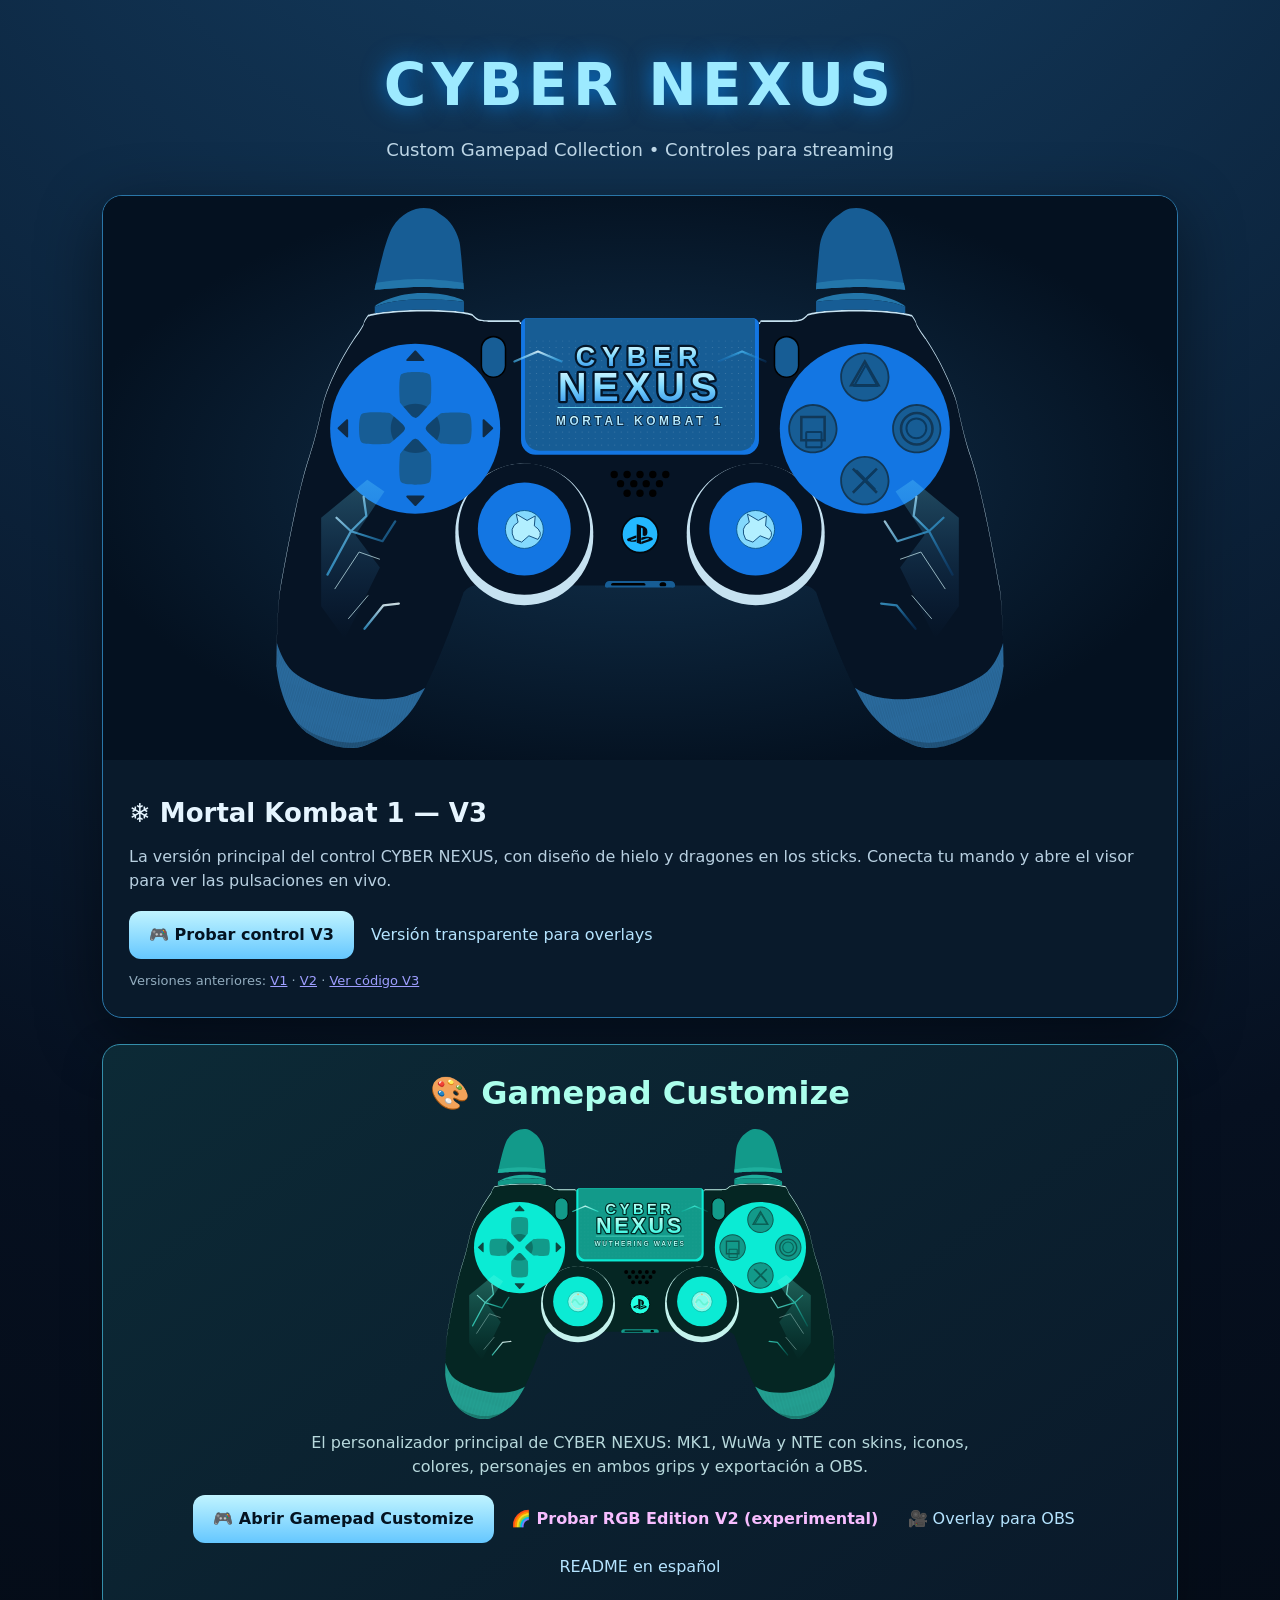
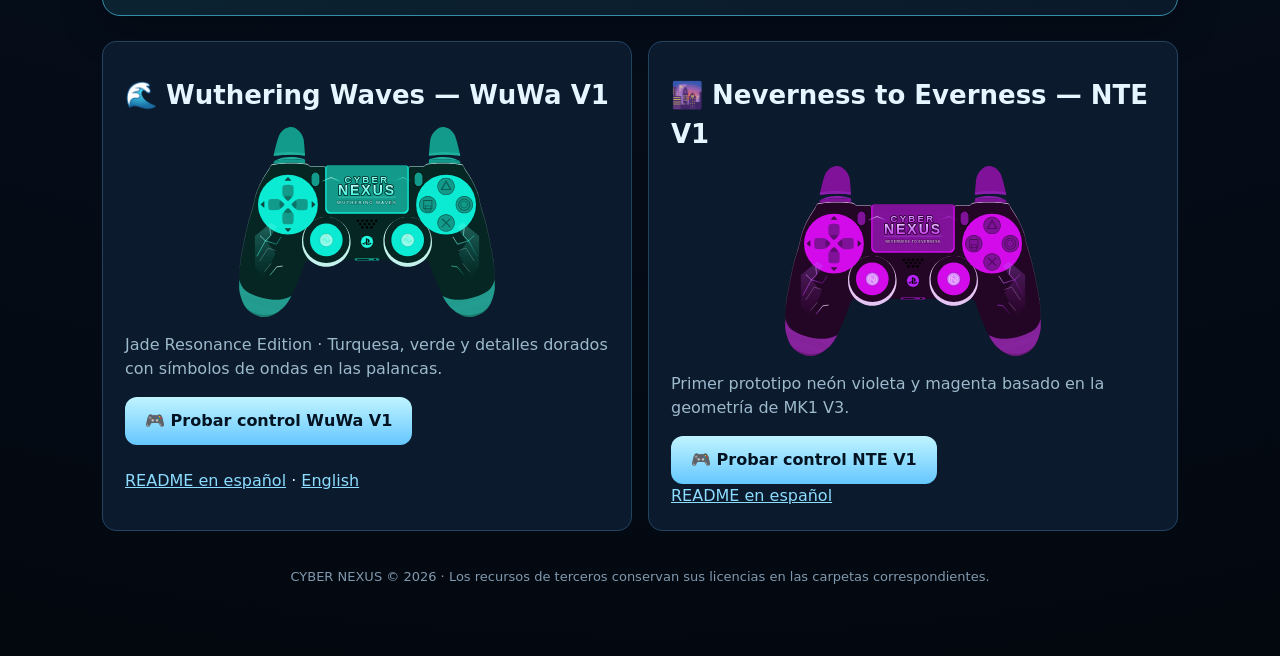
<file: index.html>
<!doctype html>
<html lang="es"><head><meta charset="utf-8"><meta name="viewport" content="width=device-width,initial-scale=1">
<title>CYBER NEXUS — Gamepad Skins</title>
<meta name="description" content="Controles personalizados CYBER NEXUS para Mortal Kombat 1, Wuthering Waves y Neverness to Everness.">
<style>
:root{color-scheme:dark}*{box-sizing:border-box}body{margin:0;min-height:100vh;background:radial-gradient(circle at 50% -20%,#16446b 0,#061020 60%,#03080f 100%);color:#e6f5ff;font:16px/1.5 system-ui,Segoe UI,Arial,sans-serif}
main{max-width:1120px;margin:auto;padding:42px 22px 70px}header{text-align:center;margin-bottom:32px}h1{font-size:clamp(32px,5vw,58px);letter-spacing:.09em;margin:0;color:#9deaff;text-shadow:0 0 24px #0876d2}header p{color:#bdd6e6;font-size:18px;margin:7px 0 0}h2{margin:12px 0;font-size:26px}
.feature{border:1px solid #2a76a8;border-radius:20px;background:#091a2b;overflow:hidden;box-shadow:0 18px 65px #0007}
.preview{background:radial-gradient(ellipse,#123350 0,#041120 75%);display:block;text-align:center;padding:12px}
.preview img{display:block;width:100%;max-height:540px;object-fit:contain}
.description{padding:22px 26px 26px}.description p{color:#b8d0e1;margin:0 0 18px}
a.action{display:inline-block;border-radius:12px;padding:12px 20px;text-decoration:none;color:#041321;background:linear-gradient(#c0f4ff,#65c7ff);font-weight:750}a.action:hover{filter:brightness(1.1)}
.secondary{display:inline-block;color:#b5e4ff;padding:12px;text-decoration:none}.secondary:hover{text-decoration:underline}
.small{font-size:13px;color:#92acbe;margin-top:12px}
.links{display:grid;grid-template-columns:repeat(auto-fit,minmax(250px,1fr));gap:16px;margin-top:25px}
.links article{border:1px solid #234461;background:#0b1a2d;border-radius:14px;padding:22px}.links p{color:#9db9cc}.links a:not(.action){color:#8cddff}.links a.action{color:#041321;text-shadow:none}
footer{color:#8099ae;text-align:center;margin-top:36px;font-size:13px}
.customizer-feature{margin:26px auto 0;padding:24px;text-align:center;border:1px solid #348eaa;border-radius:18px;background:linear-gradient(145deg,#0c2a36,#0a192a);box-shadow:0 12px 40px #0004}
.customizer-feature h2{color:#abffec;font-size:clamp(24px,3vw,32px);margin:0 0 12px}
.customizer-feature img{display:block;max-height:290px;width:min(100%,550px);object-fit:contain;margin:0 auto 12px}
.customizer-feature p{color:#b8d9dd;max-width:690px;margin:0 auto 16px}
.customizer-feature .secondary{color:#b5e4ff}
</style></head><body>
<main><header><h1>CYBER NEXUS</h1><p>Custom Gamepad Collection • Controles para streaming</p></header>
<section class="feature"><div class="preview"><img src="V3/preview.svg?v=20261113-home" alt="Control Mortal Kombat 1 CYBER NEXUS V3, azul hielo" /></div>
<div class="description"><h2>❄️ Mortal Kombat 1 — V3</h2><p>La versión principal del control CYBER NEXUS, con diseño de hielo y dragones en los sticks. Conecta tu mando y abre el visor para ver las pulsaciones en vivo.</p>
<a class="action" href="V3/?bg=1">🎮 Probar control V3</a>
<a class="secondary" href="V3/">Versión transparente para overlays</a>
<div class="small">Versiones anteriores: <a href="V1/">V1</a> · <a href="V2/">V2</a> · <a href="https://github.com/Unk0wnD3m0n/cyber-nexus-gamepad-skins/tree/main/V3">Ver código V3</a></div>
</div></section>
<section class="customizer-feature" aria-label="Gamepad Customize — personalizador principal">
<h2>🎨 Gamepad Customize</h2>
<img src="gamepad-customize/preview.svg?v=main-edition-20261114" alt="Gamepad Customize CYBER NEXUS, controlador personalizable" loading="lazy">
<p>El personalizador principal de CYBER NEXUS: MK1, WuWa y NTE con skins, iconos, colores, personajes en ambos grips y exportación a OBS.</p>
<a class="action" href="gamepad-customize/?bg=1">🎮 Abrir Gamepad Customize</a>
<a class="secondary" href="gamepad-customize-v2/?bg=1" style="color:#f7bdff;font-weight:750">🌈 Probar RGB Edition V2 (experimental)</a>
<a class="secondary" href="gamepad-customize/?overlay=1">🎥 Overlay para OBS</a>
<a class="secondary" href="https://github.com/Unk0wnD3m0n/cyber-nexus-gamepad-skins/blob/main/gamepad-customize/README_ES.md">README en español</a>
</section>
<section class="links">
<article><h2>🌊 Wuthering Waves — WuWa V1</h2><img src="wuwa-v1/preview.svg?v=jade-resonance-v1" alt="Control CYBER NEXUS Wuthering Waves V1 verde jade" style="display:block;width:100%;max-height:190px;object-fit:contain"><p>Jade Resonance Edition · Turquesa, verde y detalles dorados con símbolos de ondas en las palancas.</p><a class="action" href="wuwa-v1/?bg=1">🎮 Probar control WuWa V1</a><br><br><a href="https://github.com/Unk0wnD3m0n/cyber-nexus-gamepad-skins/blob/main/wuwa-v1/README_ES.md">README en español</a> · <a href="https://github.com/Unk0wnD3m0n/cyber-nexus-gamepad-skins/blob/main/wuwa-v1/README.md">English</a></article>
<article><h2>🌆 Neverness to Everness — NTE V1</h2><img src="nte-v1/preview.svg?v=city-glyph-2" alt="Control CYBER NEXUS NTE V1 neón violeta" style="display:block;width:100%;max-height:190px;object-fit:contain"><p>Primer prototipo neón violeta y magenta basado en la geometría de MK1 V3.</p><a class="action" href="nte-v1/?bg=1">🎮 Probar control NTE V1</a><br><a href="https://github.com/Unk0wnD3m0n/cyber-nexus-gamepad-skins/blob/main/nte-v1/README_ES.md">README en español</a></article>
</section>
<footer>CYBER NEXUS © 2026 · Los recursos de terceros conservan sus licencias en las carpetas correspondientes.</footer></main></body></html>
</file>
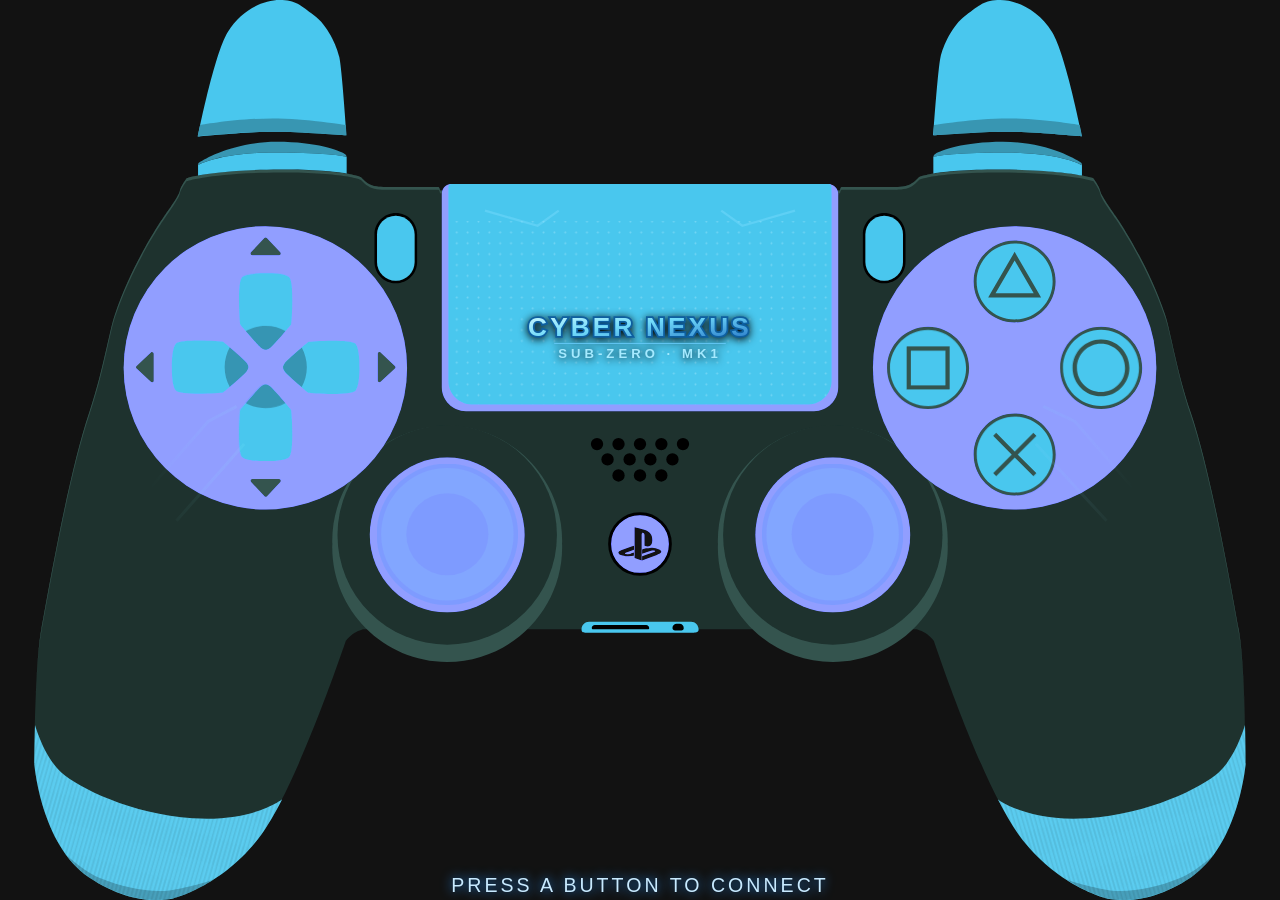
<file: mk1-v4/index.html>
<!doctype html>
<html lang="es"><head><meta charset="utf-8"><meta name="viewport" content="width=device-width, initial-scale=1"><meta name="theme-color" content="#06121e"><title>CYBER NEXUS — MK1 Sub-Zero V4</title><link rel="stylesheet" href="style.css"></head>
<body><main class="stage" aria-label="CYBER NEXUS MK1 Sub-Zero DualShock theme">
<div class="controller-art">
  <div class="shell"></div>
  <div class="part trigger lt" data-button="6"></div><div class="part trigger rt" data-button="7"></div>
  <div class="part bumper lb" data-button="4"></div><div class="part bumper rb" data-button="5"></div>
  <div class="part menu create" data-button="8"></div><div class="part menu options" data-button="9"></div>
  <div class="part direction up" data-button="12"></div><div class="part direction down" data-button="13"></div><div class="part direction left" data-button="14"></div><div class="part direction right" data-button="15"></div>
  <div class="part face cross" data-button="0"></div><div class="part face circle" data-button="1"></div><div class="part face square" data-button="2"></div><div class="part face triangle" data-button="3"></div>
  <div class="part stick ls" data-stick="left" data-button="10"></div><div class="part stick rs" data-stick="right" data-button="11"></div>
  <div class="part pad" data-button="17"></div><div class="part ps" data-button="16"></div>
</div><img class="brand" src="assets/brand.svg" alt="CYBER NEXUS"><img class="frost" src="assets/ice-overlay.svg" alt="" aria-hidden="true">
<div class="status">PRESS A BUTTON TO CONNECT</div><div class="debug" aria-live="off"></div></main>
<script src="main.js"></script></body></html>
</file>
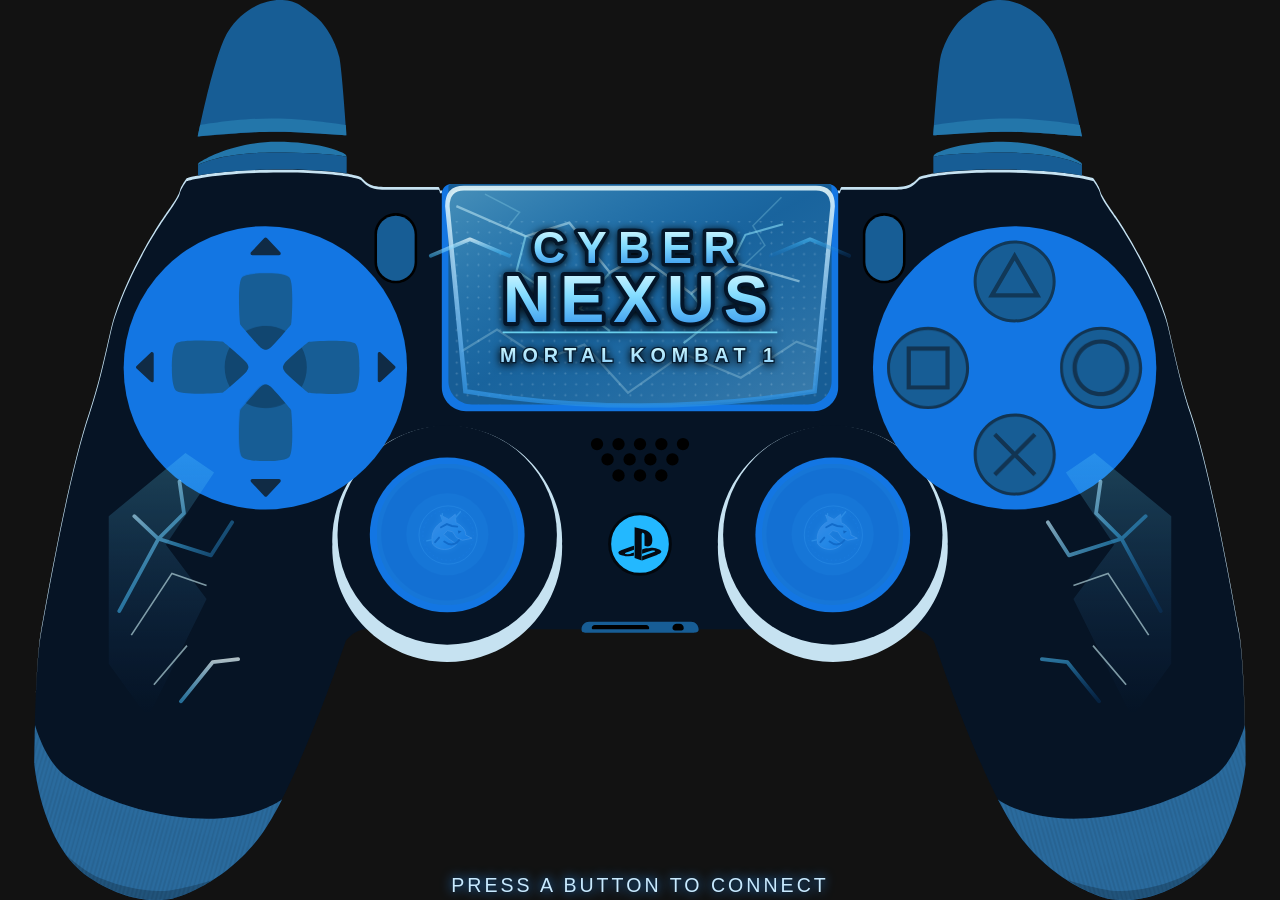
<file: mk1-v5.1/index.html>
<!doctype html>
<html lang="es"><head><meta charset="utf-8"><meta name="viewport" content="width=device-width, initial-scale=1"><meta name="theme-color" content="#06121e"><title>CYBER NEXUS — MK1 Sub-Zero V5.1</title><link rel="stylesheet" href="style.css?v=v51-alignment-final-7"></head>
<body><main class="stage" aria-label="CYBER NEXUS MK1 Sub-Zero DualShock theme">
<div class="controller-art">
  <div class="shell"></div><div class="touch-ice" aria-hidden="true"></div>
  <div class="part trigger lt" data-button="6"></div><div class="part trigger rt" data-button="7"></div>
  <div class="part bumper lb" data-button="4"></div><div class="part bumper rb" data-button="5"></div>
  <div class="part menu create" data-button="8"></div><div class="part menu options" data-button="9"></div>
  <div class="part direction up" data-button="12"></div><div class="part direction down" data-button="13"></div><div class="part direction left" data-button="14"></div><div class="part direction right" data-button="15"></div>
  <div class="part face cross" data-button="0"></div><div class="part face circle" data-button="1"></div><div class="part face square" data-button="2"></div><div class="part face triangle" data-button="3"></div>
  <div class="part stick ls" data-stick="left" data-button="10"></div><div class="part stick rs" data-stick="right" data-button="11"></div>
  <div class="part pad" data-button="17"></div><div class="part ps" data-button="16"></div>
</div><!-- Alignment check: fixed SVG center x=403 y=195; touchpad center y~197 -->
<svg class="brand" xmlns="http://www.w3.org/2000/svg" role="img" aria-label="CYBER NEXUS — MORTAL KOMBAT 1" viewBox="0 0 640 280" style="position:absolute;left:403px;top:195px;width:255px;height:112px;transform:translate(-50%,-50%);pointer-events:none;z-index:5;filter:drop-shadow(0 1px 3px #000)">
<defs>
  <linearGradient id="ice" x1="0" y1="0" x2="0" y2="1">
    <stop stop-color="#edffff"/><stop offset=".45" stop-color="#83dcff"/><stop offset="1" stop-color="#2687e9"/>
  </linearGradient>
  <linearGradient id="shine" x1="0" y1="0" x2="0" y2="1">
    <stop stop-color="#d9ffff"/><stop offset="1" stop-color="#83cafa"/>
  </linearGradient>
</defs>
<!-- CYBER NEXUS is the complete channel name, now stacked for maximum readability. -->
<text x="320" y="90" font-family="Arial,Helvetica,sans-serif" font-size="75" font-weight="900"
      text-anchor="middle" letter-spacing="19" stroke="#04172a" stroke-width="12" stroke-linejoin="round"
      paint-order="stroke" fill="url(#ice)">CYBER</text>
<text x="320" y="188" font-family="Arial,Helvetica,sans-serif" font-size="111" font-weight="900"
      text-anchor="middle" letter-spacing="15" stroke="#031529" stroke-width="13" stroke-linejoin="round"
      paint-order="stroke" fill="url(#ice)">NEXUS</text>
<path d="M91 205 H549" stroke="#79e6ff" stroke-width="3" opacity=".85"/>
<text x="320" y="255" font-family="Arial,Helvetica,sans-serif" font-size="33" font-weight="800"
      text-anchor="middle" letter-spacing="10" stroke="#061d32" stroke-width="4"
      paint-order="stroke" fill="url(#shine)">MORTAL KOMBAT 1</text>
</svg><img class="frost" src="assets/ice-overlay.svg?v=mk1-v5-ice-detail-4" alt="" aria-hidden="true">
<div class="status">PRESS A BUTTON TO CONNECT</div><div class="debug" aria-live="off"></div></main>
<script src="main.js"></script></body></html>
</file>
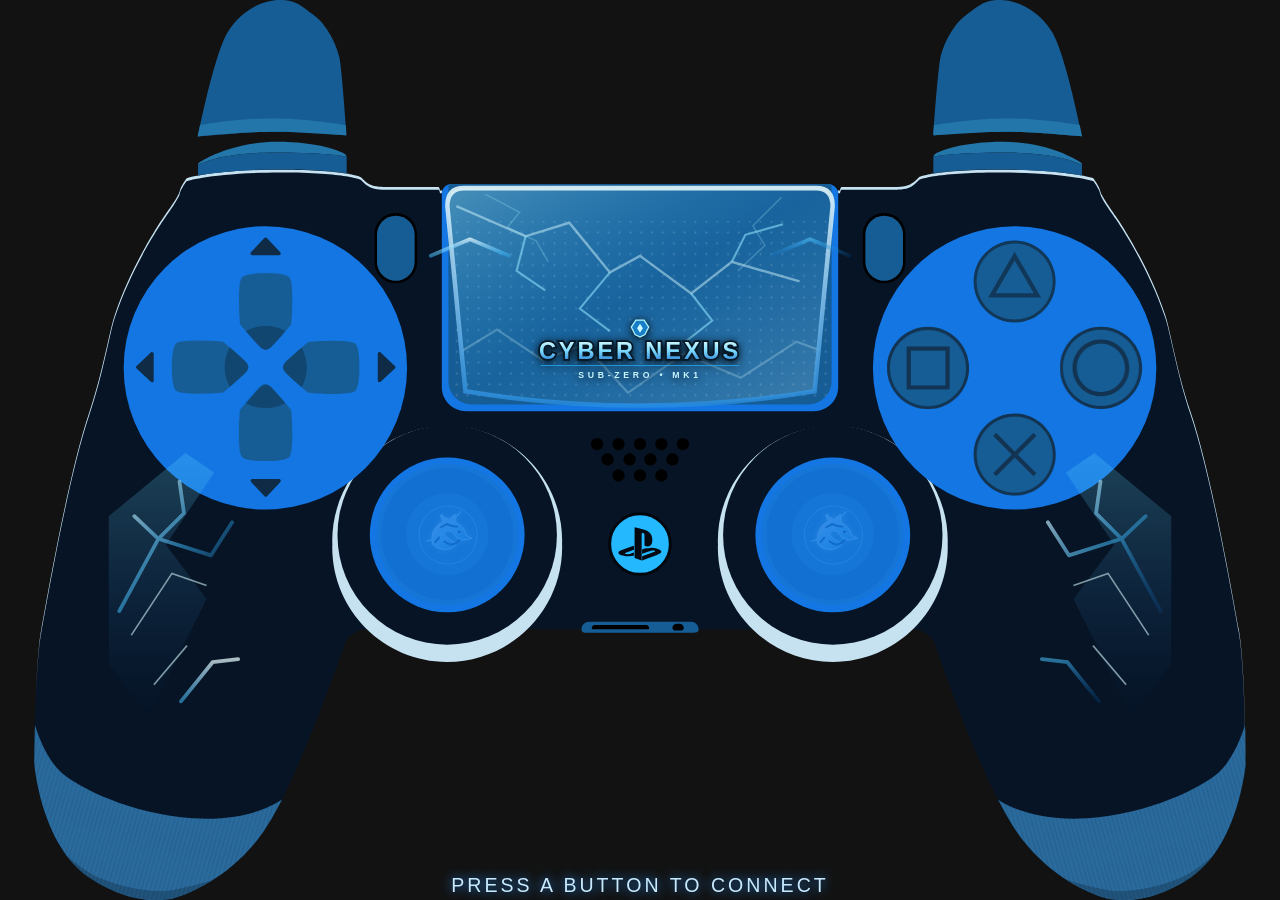
<file: mk1-v5/index.html>
<!doctype html>
<html lang="es"><head><meta charset="utf-8"><meta name="viewport" content="width=device-width, initial-scale=1"><meta name="theme-color" content="#06121e"><title>CYBER NEXUS — MK1 Sub-Zero V5</title><link rel="stylesheet" href="style.css?v=mk1-v5-ice-detail-4"></head>
<body><main class="stage" aria-label="CYBER NEXUS MK1 Sub-Zero DualShock theme">
<div class="controller-art">
  <div class="shell"></div><div class="touch-ice" aria-hidden="true"></div>
  <div class="part trigger lt" data-button="6"></div><div class="part trigger rt" data-button="7"></div>
  <div class="part bumper lb" data-button="4"></div><div class="part bumper rb" data-button="5"></div>
  <div class="part menu create" data-button="8"></div><div class="part menu options" data-button="9"></div>
  <div class="part direction up" data-button="12"></div><div class="part direction down" data-button="13"></div><div class="part direction left" data-button="14"></div><div class="part direction right" data-button="15"></div>
  <div class="part face cross" data-button="0"></div><div class="part face circle" data-button="1"></div><div class="part face square" data-button="2"></div><div class="part face triangle" data-button="3"></div>
  <div class="part stick ls" data-stick="left" data-button="10"></div><div class="part stick rs" data-stick="right" data-button="11"></div>
  <div class="part pad" data-button="17"></div><div class="part ps" data-button="16"></div>
</div><img class="brand" src="assets/brand.svg?v=mk1-v5-ice-detail-4" alt="CYBER NEXUS"><img class="frost" src="assets/ice-overlay.svg?v=mk1-v5-ice-detail-4" alt="" aria-hidden="true">
<div class="status">PRESS A BUTTON TO CONNECT</div><div class="debug" aria-live="off"></div></main>
<script src="main.js"></script></body></html>
</file>
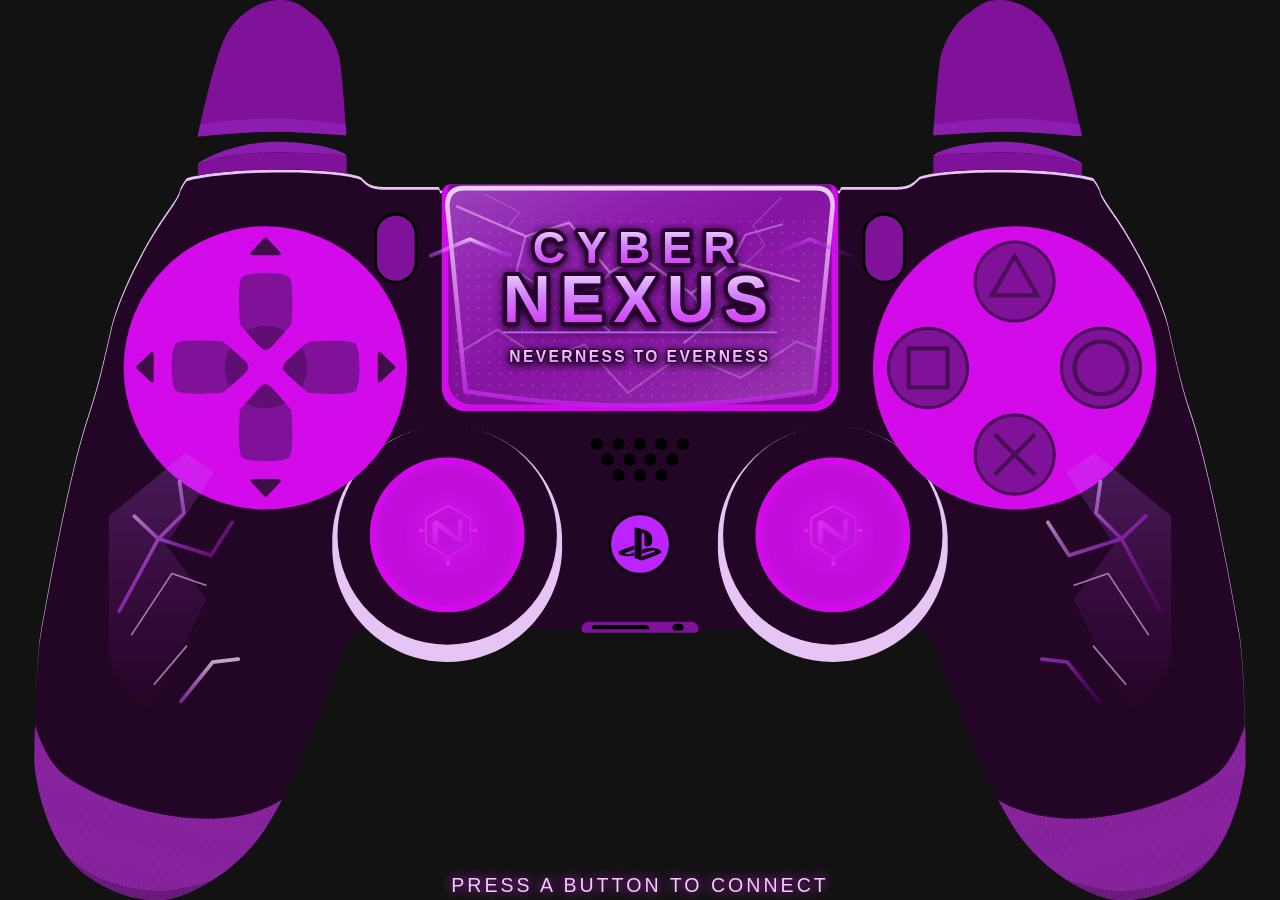
<file: nte-v1/index.html>
<!doctype html>
<html lang="es"><head><meta charset="utf-8"><meta name="viewport" content="width=device-width, initial-scale=1"><meta name="theme-color" content="#1c051f"><title>CYBER NEXUS — NTE Neon City V1</title><link rel="stylesheet" href="style.css?v=nte-v1-neon-1"></head>
<body><main class="stage" aria-label="CYBER NEXUS NTE Neon City DualShock theme">
<div class="controller-art">
  <div class="shell"></div><div class="touch-ice" aria-hidden="true"></div>
  <div class="part trigger lt" data-button="6"></div><div class="part trigger rt" data-button="7"></div>
  <div class="part bumper lb" data-button="4"></div><div class="part bumper rb" data-button="5"></div>
  <div class="part menu create" data-button="8"></div><div class="part menu options" data-button="9"></div>
  <div class="part direction up" data-button="12"></div><div class="part direction down" data-button="13"></div><div class="part direction left" data-button="14"></div><div class="part direction right" data-button="15"></div>
  <div class="part face cross" data-button="0"></div><div class="part face circle" data-button="1"></div><div class="part face square" data-button="2"></div><div class="part face triangle" data-button="3"></div>
  <div class="part stick ls" data-stick="left" data-button="10"></div><div class="part stick rs" data-stick="right" data-button="11"></div>
  <div class="part pad" data-button="17"></div><div class="part ps" data-button="16"></div>
</div><!-- V1 NTE preview: reuse V3 fixed controller geometry -->
<svg class="brand" xmlns="http://www.w3.org/2000/svg" role="img" aria-label="CYBER NEXUS — NEVERNESS TO EVERNESS" viewBox="0 0 640 280" style="position:absolute;left:403px;top:195px;width:255px;height:112px;transform:translate(-50%,-50%);pointer-events:none;z-index:5;filter:drop-shadow(0 1px 3px #000)">
<defs>
  <linearGradient id="ice" x1="0" y1="0" x2="0" y2="1">
    <stop stop-color="#fcedff"/><stop offset=".45" stop-color="#d383ff"/><stop offset="1" stop-color="#d51ef1"/>
  </linearGradient>
  <linearGradient id="shine" x1="0" y1="0" x2="0" y2="1">
    <stop stop-color="#f9d9ff"/><stop offset="1" stop-color="#e17eff"/>
  </linearGradient>
</defs>
<!-- CYBER NEXUS channel logo with NTE neon styling -->
<text x="320" y="90" font-family="Arial,Helvetica,sans-serif" font-size="75" font-weight="900"
      text-anchor="middle" letter-spacing="19" stroke="#26022c" stroke-width="12" stroke-linejoin="round"
      paint-order="stroke" fill="url(#ice)">CYBER</text>
<text x="320" y="188" font-family="Arial,Helvetica,sans-serif" font-size="111" font-weight="900"
      text-anchor="middle" letter-spacing="15" stroke="#26012b" stroke-width="13" stroke-linejoin="round"
      paint-order="stroke" fill="url(#ice)">NEXUS</text>
<path d="M91 205 H549" stroke="#c379ff" stroke-width="3" opacity=".85"/>
<text x="320" y="255" font-family="Arial,Helvetica,sans-serif" font-size="26" font-weight="800"
      text-anchor="middle" letter-spacing="4" stroke="#2c0434" stroke-width="4"
      paint-order="stroke" fill="url(#shine)">NEVERNESS TO EVERNESS</text>
</svg><img class="frost" src="assets/ice-overlay.svg?v=nte-v1-neon-1" alt="" aria-hidden="true">
<div class="status">PRESS A BUTTON TO CONNECT</div><div class="debug" aria-live="off"></div></main>
<script src="main.js"></script></body></html>
</file>
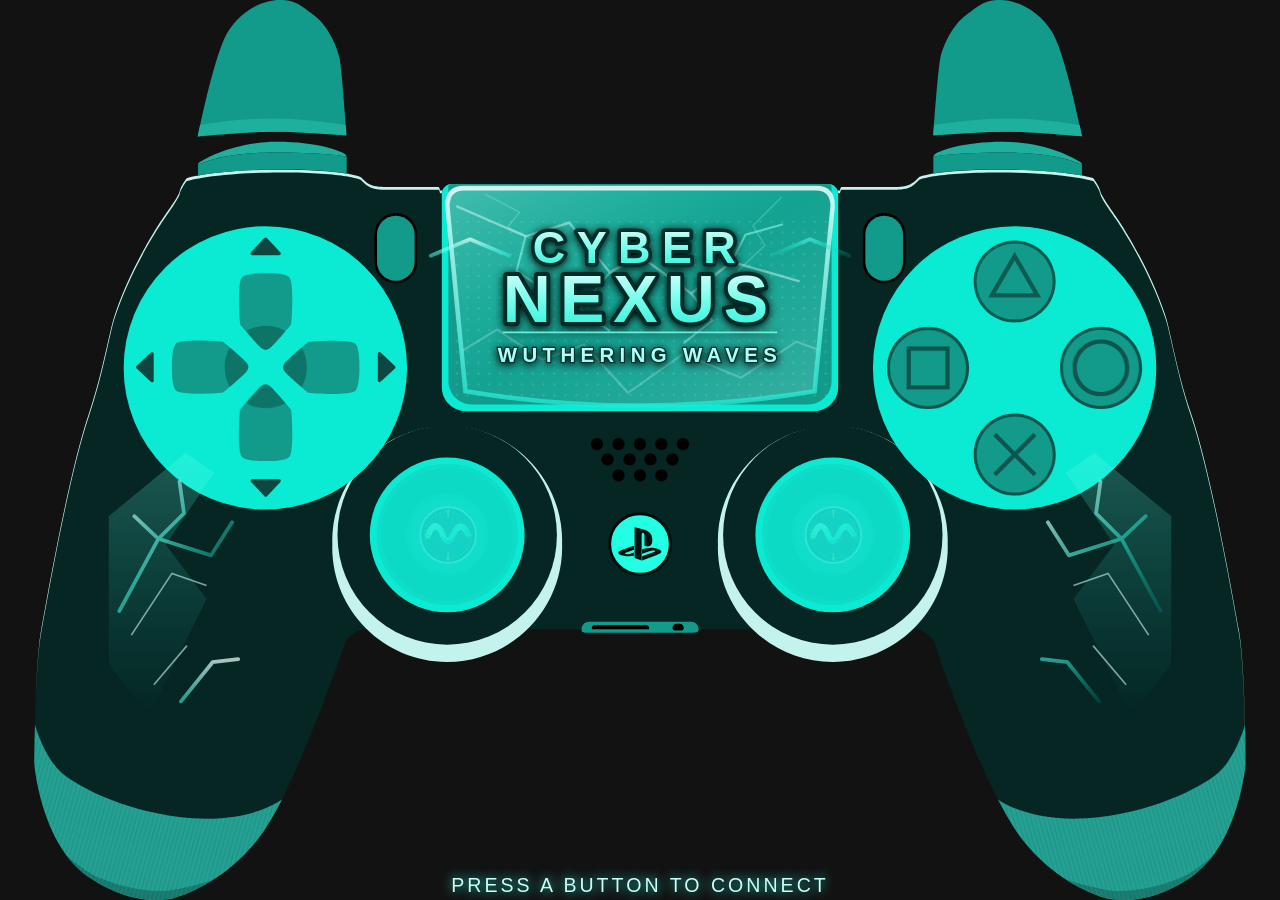
<file: wuwa-v1/index.html>
<!doctype html>
<html lang="es"><head><meta charset="utf-8"><meta name="viewport" content="width=device-width, initial-scale=1"><meta name="theme-color" content="#051f1c"><title>CYBER NEXUS — WuWa Resonance V1</title><link rel="stylesheet" href="style.css?v=wuwa-v1-jade-1"></head>
<body><main class="stage" aria-label="CYBER NEXUS Wuthering Waves Resonance DualShock theme">
<div class="controller-art">
  <div class="shell"></div><div class="touch-ice" aria-hidden="true"></div>
  <div class="part trigger lt" data-button="6"></div><div class="part trigger rt" data-button="7"></div>
  <div class="part bumper lb" data-button="4"></div><div class="part bumper rb" data-button="5"></div>
  <div class="part menu create" data-button="8"></div><div class="part menu options" data-button="9"></div>
  <div class="part direction up" data-button="12"></div><div class="part direction down" data-button="13"></div><div class="part direction left" data-button="14"></div><div class="part direction right" data-button="15"></div>
  <div class="part face cross" data-button="0"></div><div class="part face circle" data-button="1"></div><div class="part face square" data-button="2"></div><div class="part face triangle" data-button="3"></div>
  <div class="part stick ls" data-stick="left" data-button="10"></div><div class="part stick rs" data-stick="right" data-button="11"></div>
  <div class="part pad" data-button="17"></div><div class="part ps" data-button="16"></div>
</div><!-- WuWa V1 base: reuse V3 fixed controller geometry -->
<svg class="brand" xmlns="http://www.w3.org/2000/svg" role="img" aria-label="CYBER NEXUS — WUTHERING WAVES" viewBox="0 0 640 280" style="position:absolute;left:403px;top:195px;width:255px;height:112px;transform:translate(-50%,-50%);pointer-events:none;z-index:5;filter:drop-shadow(0 1px 3px #000)">
<defs>
  <linearGradient id="ice" x1="0" y1="0" x2="0" y2="1">
    <stop stop-color="#edfffd"/><stop offset=".45" stop-color="#83ffee"/><stop offset="1" stop-color="#1ef1da"/>
  </linearGradient>
  <linearGradient id="shine" x1="0" y1="0" x2="0" y2="1">
    <stop stop-color="#d9fffb"/><stop offset="1" stop-color="#7effef"/>
  </linearGradient>
</defs>
<!-- CYBER NEXUS channel logo with WuWa resonance styling -->
<text x="320" y="90" font-family="Arial,Helvetica,sans-serif" font-size="75" font-weight="900"
      text-anchor="middle" letter-spacing="19" stroke="#022c27" stroke-width="12" stroke-linejoin="round"
      paint-order="stroke" fill="url(#ice)">CYBER</text>
<text x="320" y="188" font-family="Arial,Helvetica,sans-serif" font-size="111" font-weight="900"
      text-anchor="middle" letter-spacing="15" stroke="#012b27" stroke-width="13" stroke-linejoin="round"
      paint-order="stroke" fill="url(#ice)">NEXUS</text>
<path d="M91 205 H549" stroke="#79ffea" stroke-width="3" opacity=".85"/>
<text x="320" y="255" font-family="Arial,Helvetica,sans-serif" font-size="34" font-weight="800"
      text-anchor="middle" letter-spacing="9" stroke="#04342f" stroke-width="4"
      paint-order="stroke" fill="url(#shine)">WUTHERING WAVES</text>
</svg><img class="frost" src="assets/ice-overlay.svg?v=wuwa-v1-jade-1" alt="" aria-hidden="true">
<div class="status">PRESS A BUTTON TO CONNECT</div><div class="debug" aria-live="off"></div></main>
<script src="main.js"></script></body></html>
</file>
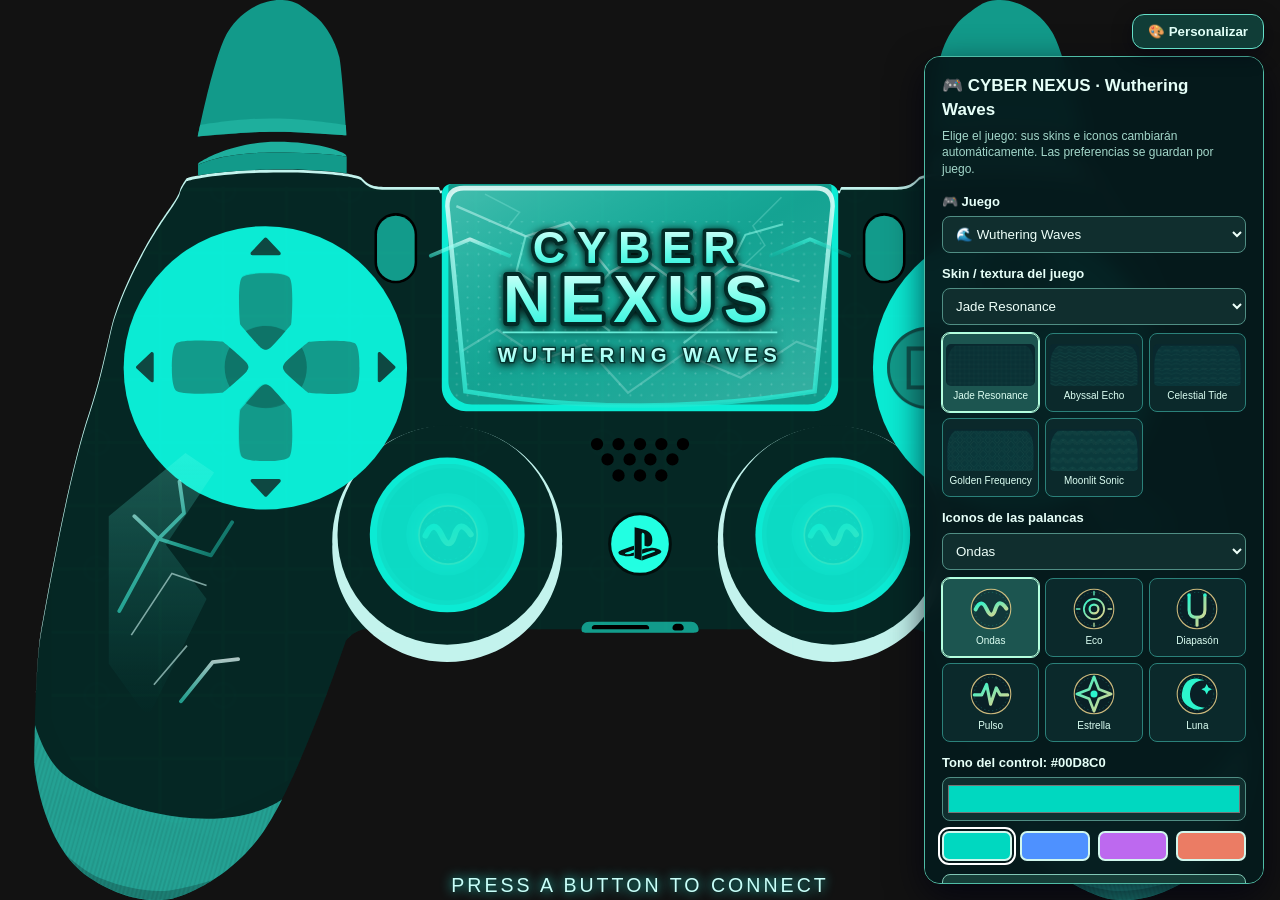
<file: wuwa-v2/index.html>
<!doctype html>
<html lang="es"><head><meta charset="utf-8"><meta name="viewport" content="width=device-width, initial-scale=1"><meta name="theme-color" content="#051f1c"><title>CYBER NEXUS — Multigame Custom Skins V2</title><link rel="stylesheet" href="style.css?v=multigame-3"></head>
<body><main class="stage" aria-label="CYBER NEXUS Wuthering Waves Resonance DualShock theme">
<div class="controller-art">
  <div class="shell"></div><div class="touch-ice" aria-hidden="true"></div>
  <div class="part trigger lt" data-button="6"></div><div class="part trigger rt" data-button="7"></div>
  <div class="part bumper lb" data-button="4"></div><div class="part bumper rb" data-button="5"></div>
  <div class="part menu create" data-button="8"></div><div class="part menu options" data-button="9"></div>
  <div class="part direction up" data-button="12"></div><div class="part direction down" data-button="13"></div><div class="part direction left" data-button="14"></div><div class="part direction right" data-button="15"></div>
  <div class="part face cross" data-button="0"></div><div class="part face circle" data-button="1"></div><div class="part face square" data-button="2"></div><div class="part face triangle" data-button="3"></div>
  <div class="part stick ls" data-stick="left" data-button="10"></div><div class="part stick rs" data-stick="right" data-button="11"></div>
  <div class="part pad" data-button="17"></div><div class="part ps" data-button="16"></div>
</div><!-- WuWa V1 base: reuse V3 fixed controller geometry -->
<svg class="brand" xmlns="http://www.w3.org/2000/svg" role="img" aria-label="CYBER NEXUS — WUTHERING WAVES" viewBox="0 0 640 280" style="position:absolute;left:403px;top:195px;width:255px;height:112px;transform:translate(-50%,-50%);pointer-events:none;z-index:5;filter:drop-shadow(0 1px 3px #000)">
<defs>
  <linearGradient id="ice" x1="0" y1="0" x2="0" y2="1">
    <stop stop-color="#edfffd"/><stop offset=".45" stop-color="#83ffee"/><stop offset="1" stop-color="#1ef1da"/>
  </linearGradient>
  <linearGradient id="shine" x1="0" y1="0" x2="0" y2="1">
    <stop stop-color="#d9fffb"/><stop offset="1" stop-color="#7effef"/>
  </linearGradient>
</defs>
<!-- CYBER NEXUS channel logo with WuWa resonance styling -->
<text x="320" y="90" font-family="Arial,Helvetica,sans-serif" font-size="75" font-weight="900"
      text-anchor="middle" letter-spacing="19" stroke="#022c27" stroke-width="12" stroke-linejoin="round"
      paint-order="stroke" fill="url(#ice)">CYBER</text>
<text x="320" y="188" font-family="Arial,Helvetica,sans-serif" font-size="111" font-weight="900"
      text-anchor="middle" letter-spacing="15" stroke="#012b27" stroke-width="13" stroke-linejoin="round"
      paint-order="stroke" fill="url(#ice)">NEXUS</text>
<path d="M91 205 H549" stroke="#79ffea" stroke-width="3" opacity=".85"/>
<text x="320" y="255" font-family="Arial,Helvetica,sans-serif" font-size="34" font-weight="800"
      text-anchor="middle" letter-spacing="9" stroke="#04342f" stroke-width="4"
      paint-order="stroke" fill="url(#shine)">WUTHERING WAVES</text>
</svg><img class="frost" src="assets/ice-overlay.svg?v=wuwa-v1-jade-1" alt="" aria-hidden="true">
<div class="status">PRESS A BUTTON TO CONNECT</div><div class="debug" aria-live="off"></div></main>
<script src="main.js"></script><button id="customizer-toggle" type="button" aria-controls="customizer" aria-expanded="true">🎨 Personalizar</button>
<aside id="customizer" class="customizer" aria-label="Personalización del control">
  <h2 id="customizer-title">🎮 CYBER NEXUS · Personalizador V2</h2>
  <p>Elige el juego: sus skins e iconos cambiarán automáticamente. Las preferencias se guardan por juego.</p>
  <label for="game-select">🎮 Juego</label>
  <select id="game-select">
    <option value="wuwa">🌊 Wuthering Waves</option>
    <option value="nte">🌆 Neverness to Everness</option>
    <option value="mk1">❄️ Mortal Kombat 1 · Sub-Zero</option>
  </select>
  <label for="skin-select">Skin / textura del juego</label>
  <select id="skin-select"></select>
  <div id="skin-gallery" class="choice-gallery skins-gallery" role="group" aria-label="Skins disponibles del juego"></div>
  <label for="icon-select">Iconos de las palancas</label>
  <select id="icon-select"></select>
  <div id="icon-gallery" class="choice-gallery icons-gallery" role="group" aria-label="Iconos disponibles del juego"></div>
  <label for="color-select">Tono del control: <span id="color-value">#00D8C0</span></label>
  <input type="color" id="color-select" value="#00d8c0" aria-label="Elegir el color del control">
  <div class="swatches" aria-label="Colores rápidos">
    <button type="button" style="background:#00d8c0" data-preset-color="#00d8c0" aria-label="Jade"></button>
    <button type="button" style="background:#4e91ff" data-preset-color="#4e91ff" aria-label="Azul"></button>
    <button type="button" style="background:#bd69ef" data-preset-color="#bd69ef" aria-label="Violeta"></button>
    <button type="button" style="background:#eb7c64" data-preset-color="#eb7c64" aria-label="Coral"></button>
  </div>
  <button id="reset-customizer" type="button">↺ Restaurar este juego</button>
  <p class="help">En OBS usa <strong>?overlay=1</strong> para ocultar el panel. No se modifican los controles originales.</p>
</aside>
<script src="customizer.js?v=color-picker-fixed-4"></script></body></html>
</file>
<file: mk1-v4/style.css>
/* MK1 V4 — retain Dracula DS4 artwork and exact established geometry; recolor only to Sub-Zero.
   Dracula source art © contributors, MIT: github.com/dracula/gamepad-viewer */
:root{color-scheme:dark;--ice-filter:hue-rotate(285deg) saturate(1.25) brightness(1.07)}
*{box-sizing:border-box}html,body{margin:0;width:100%;height:100%;overflow:hidden;background:transparent;font-family:Arial,sans-serif}
body.show-bg{background:radial-gradient(ellipse at center,#122d4c 0,#070d18 70%)}
.stage{position:absolute;left:50%;top:50%;height:598px;width:806px;transform:translate(-50%,-50%) scale(var(--zoom,1));transform-origin:center;isolation:isolate}
.controller-art{position:absolute;inset:0;filter:var(--ice-filter)}
.shell{position:absolute;inset:0;background:url("assets/base.svg") no-repeat center/806px 598px}
.part{position:absolute;z-index:2;background-repeat:no-repeat;transition:filter .055s,opacity .055s;pointer-events:none}
.part.pressed{filter:drop-shadow(0 0 4px #54cfff) drop-shadow(0 0 9px #167fff)}
/* Official Dracula sizes and positions used for the DS4 */
.trigger{top:0;width:99px;height:90px;background-image:url("assets/triggers.svg");opacity:var(--pressure,0)}
.trigger.lt{left:109px;background-position:0 0}
.trigger.rt{left:598px;background-position:-99px 0}
.bumper{top:94px;width:99px;height:23px;background-image:url("assets/bumper.svg");opacity:0}
.bumper.lb{left:109px}.bumper.rb{left:598px;transform:scaleX(-1)}
.bumper.pressed{opacity:1}
.menu{top:142px;width:28px;height:46px;background-image:url("assets/start.svg");opacity:0}
.menu.create{left:227px;background-position:0 0}
.menu.options{left:551px;background-position:-28px 0}
.menu.pressed{opacity:1}
.face{width:55px;height:55px;background-image:url("assets/face.svg")}
.face.pressed{background-position-y:55px}
.cross{left:625px;top:275px;background-position:0 0}
.circle{left:682px;top:217px;background-position:-57px 0}
.square{left:567px;top:217px;background-position:-113px 0}
.triangle{left:625px;top:159px;background-position:55px 0}
.direction{background-image:url("assets/dpad.svg")}
.up,.down{width:36px;height:52px}.left,.right{width:52px;height:36px}
.up{left:136px;top:181px;background-position:-37px 0}
.down{left:136px;top:255px;background-position:0 0}
.left{left:92px;top:226px;background-position:104px 0}
.right{left:165px;top:226px;background-position:52px 0}
.direction.pressed{background-position-y:52px}
.stick{width:94px;height:94px;background-image:url("assets/sticks.svg");transform:translate(var(--x,0px),var(--y,0px));}
.stick.ls{left:228px;top:308px;background-position:0 0}
.stick.rs{left:484px;top:308px;background-position:0 0}
.stick.ls.pressed{background-position:-96px 0}
.stick.rs.pressed{background-position:-192px 0}
.pad{top:122px;left:272px;width:262px;height:151px;opacity:0;background:url("assets/touchpad.svg") center no-repeat}
.pad.pressed{opacity:1}
.ps{left:382px;top:357px;width:42px;height:42px;border-radius:50%;opacity:0;background:radial-gradient(circle,#b8f8ff 0,#1a87e9 52%,transparent 68%)}
.ps.pressed{opacity:.85}
.brand{position:absolute;left:50%;top:38%;width:190px;max-height:45px;transform:translate(-50%,-50%);pointer-events:none;z-index:3;filter:drop-shadow(0 1px 3px #000)}
.frost{position:absolute;inset:0;width:806px;height:598px;z-index:4;pointer-events:none;opacity:.73}
.status{position:absolute;bottom:2px;left:0;width:100%;text-align:center;color:#c8eaff;letter-spacing:2px;font-size:13px;text-shadow:0 0 8px #2692ff;z-index:5}
.stage.connected .status{display:none}.stage:not(.connected) .part{opacity:.2}.stage:not(.connected) .trigger,.stage:not(.connected) .bumper,.stage:not(.connected) .menu,.stage:not(.connected) .pad,.stage:not(.connected) .ps{opacity:0}

/* V4.1 — unambiguous feedback for face buttons and D-pad.
   The Dracula sprite's pressed variant can be subtle after recoloring:
   use independent ice-glow layers without moving or reshaping the original buttons. */
.face,.direction{isolation:isolate}
.face.pressed,.direction.pressed{
  filter:brightness(1.65) saturate(1.45) drop-shadow(0 0 6px #d1faff) drop-shadow(0 0 13px #19aaff) !important;
}
.face::after,.direction::after{
  content:"";position:absolute;pointer-events:none;opacity:0;
  transition:opacity 45ms linear;background:transparent;
}
.face::after{
  inset:6px;border-radius:50%;
  border:3px solid rgba(216,253,255,.95);
  background:radial-gradient(circle,rgba(127,237,255,.4),rgba(7,127,255,.10) 65%,transparent 85%);
  box-shadow:0 0 5px #e0ffff,inset 0 0 9px #71e6ff,0 0 15px #168aff;
}
.direction::after{
  inset:3px;border-radius:7px;
  background:rgba(111,231,255,.58);
  box-shadow:inset 0 0 10px #e6ffff,0 0 11px #38b9ff;
}
.face.pressed::after,.direction.pressed::after{opacity:1}
.debug{display:none;position:absolute;left:0;right:0;bottom:0;z-index:20;padding:6px 10px;background:rgba(0,8,20,.88);color:#a9eeff;font:12px/1.4 monospace;white-space:nowrap;text-align:center;pointer-events:none}
body.debug-mode .debug{display:block}
body.debug-mode .status{bottom:27px}

/* V4.2 — OPTIONS (Gamepad API button 9) visible activation.
   Keep Dracula placement, but overlay a clear ice signal rather than relying
   on the barely visible start.svg sprite after recoloring. */
.menu.options.pressed{
  opacity:1 !important;
  filter:brightness(2.1) drop-shadow(0 0 7px #bffbff) drop-shadow(0 0 12px #168aff) !important;
}
.menu.options::after{
  content:"";position:absolute;left:3px;top:5px;width:22px;height:34px;
  box-sizing:border-box;border-radius:8px;
  opacity:0;pointer-events:none;
  border:2px solid #d3fcff;
  background:linear-gradient(160deg,rgba(188,250,255,.84),rgba(5,124,241,.72));
  box-shadow:0 0 9px #8aeaff,inset 0 0 8px #defdff,0 0 17px #248bff;
  transition:opacity .04s linear;
}
.menu.options.pressed::after{opacity:1}
</file>
<file: mk1-v5.1/style.css>
/* MK1 V4 — retain Dracula DS4 artwork and exact established geometry; recolor only to Sub-Zero.
   Dracula source art © contributors, MIT: github.com/dracula/gamepad-viewer */
:root{color-scheme:dark;--ice-filter:none}
*{box-sizing:border-box}html,body{margin:0;width:100%;height:100%;overflow:hidden;background:transparent;font-family:Arial,sans-serif}
body.show-bg{background:radial-gradient(ellipse at center,#122d4c 0,#070d18 70%)}
.stage{position:absolute;left:50%;top:50%;height:598px;width:806px;transform:translate(-50%,-50%) scale(var(--zoom,1));transform-origin:center;isolation:isolate}
.controller-art{position:absolute;inset:0;filter:none}
.shell{position:absolute;inset:0;background:url("assets/base.svg?v=subzero-20261113-3") no-repeat center/806px 598px}
.part{position:absolute;z-index:2;background-repeat:no-repeat;transition:filter .055s,opacity .055s;pointer-events:none}
.part.pressed{filter:drop-shadow(0 0 4px #54cfff) drop-shadow(0 0 9px #167fff)}
/* Official Dracula sizes and positions used for the DS4 */
.trigger{top:0;width:99px;height:90px;background-image:url("assets/triggers.svg?v=subzero-20261113-3");opacity:var(--pressure,0)}
.trigger.lt{left:109px;background-position:0 0}
.trigger.rt{left:598px;background-position:-99px 0}
.bumper{top:94px;width:99px;height:23px;background-image:url("assets/bumper.svg?v=subzero-20261113-3");opacity:0}
.bumper.lb{left:109px}.bumper.rb{left:598px;transform:scaleX(-1)}
.bumper.pressed{opacity:1}
.menu{top:142px;width:28px;height:46px;background-image:url("assets/start.svg?v=subzero-20261113-3");opacity:0}
.menu.create{left:227px;background-position:0 0}
.menu.options{left:551px;background-position:-28px 0}
.menu.pressed{opacity:1}
.face{width:55px;height:55px;background-image:url("assets/face.svg?v=subzero-20261113-3")}
.face.pressed{background-position-y:55px}
.cross{left:625px;top:275px;background-position:0 0}
.circle{left:682px;top:217px;background-position:-57px 0}
.square{left:567px;top:217px;background-position:-113px 0}
.triangle{left:625px;top:159px;background-position:55px 0}
.direction{background-image:url("assets/dpad.svg?v=subzero-20261113-3")}
.up,.down{width:36px;height:52px}.left,.right{width:52px;height:36px}
.up{left:136px;top:181px;background-position:-37px 0}
.down{left:136px;top:255px;background-position:0 0}
.left{left:92px;top:226px;background-position:104px 0}
.right{left:165px;top:226px;background-position:52px 0}
.direction.pressed{background-position-y:52px}
.stick{width:94px;height:94px;background-image:url("assets/sticks.svg?v=subzero-20261113-3");transform:translate(var(--x,0px),var(--y,0px));}
.stick.ls{left:228px;top:308px;background-position:0 0}
.stick.rs{left:484px;top:308px;background-position:0 0}
.stick.ls.pressed{background-position:-96px 0}
.stick.rs.pressed{background-position:-192px 0}
.pad{top:122px;left:272px;width:262px;height:151px;opacity:0;background:url("assets/touchpad.svg?v=subzero-20261113-3") center no-repeat}
.pad.pressed{opacity:1}
.ps{left:382px;top:357px;width:42px;height:42px;border-radius:50%;opacity:0;background:radial-gradient(circle,#b8f8ff 0,#1a87e9 52%,transparent 68%)}
.ps.pressed{opacity:.85}
.brand{position:absolute;left:50%;top:35%;width:255px;max-height:120px;height:auto;transform:translate(-50%,-50%);pointer-events:none;z-index:3;filter:drop-shadow(0 1px 3px #000)}
.frost{position:absolute;inset:0;width:806px;height:598px;z-index:4;pointer-events:none;opacity:.85}
.status{position:absolute;bottom:2px;left:0;width:100%;text-align:center;color:#c8eaff;letter-spacing:2px;font-size:13px;text-shadow:0 0 8px #2692ff;z-index:5}
.stage.connected .status{display:none}.stage:not(.connected) .part{opacity:.2}.stage:not(.connected) .trigger,.stage:not(.connected) .bumper,.stage:not(.connected) .menu,.stage:not(.connected) .pad,.stage:not(.connected) .ps{opacity:0}

/* V4.1 — unambiguous feedback for face buttons and D-pad.
   The Dracula sprite's pressed variant can be subtle after recoloring:
   use independent ice-glow layers without moving or reshaping the original buttons. */
.face,.direction{isolation:isolate}
.face.pressed,.direction.pressed{
  filter:brightness(1.65) saturate(1.45) drop-shadow(0 0 6px #d1faff) drop-shadow(0 0 13px #19aaff) !important;
}
.face::after,.direction::after{
  content:"";position:absolute;pointer-events:none;opacity:0;
  transition:opacity 45ms linear;background:transparent;
}
.face::after{
  inset:6px;border-radius:50%;
  border:3px solid rgba(216,253,255,.95);
  background:radial-gradient(circle,rgba(127,237,255,.4),rgba(7,127,255,.10) 65%,transparent 85%);
  box-shadow:0 0 5px #e0ffff,inset 0 0 9px #71e6ff,0 0 15px #168aff;
}
.direction::after{
  inset:3px;border-radius:7px;
  background:rgba(111,231,255,.58);
  box-shadow:inset 0 0 10px #e6ffff,0 0 11px #38b9ff;
}
.face.pressed::after,.direction.pressed::after{opacity:1}
.debug{display:none;position:absolute;left:0;right:0;bottom:0;z-index:20;padding:6px 10px;background:rgba(0,8,20,.88);color:#a9eeff;font:12px/1.4 monospace;white-space:nowrap;text-align:center;pointer-events:none}
body.debug-mode .debug{display:block}
body.debug-mode .status{bottom:27px}

/* V4.2 — OPTIONS (Gamepad API button 9) visible activation.
   Keep Dracula placement, but overlay a clear ice signal rather than relying
   on the barely visible start.svg sprite after recoloring. */
.menu.options.pressed{
  opacity:1 !important;
  filter:brightness(2.1) drop-shadow(0 0 7px #bffbff) drop-shadow(0 0 12px #168aff) !important;
}
.menu.options::after{
  content:"";position:absolute;left:3px;top:5px;width:22px;height:34px;
  box-sizing:border-box;border-radius:8px;
  opacity:0;pointer-events:none;
  border:2px solid #d3fcff;
  background:linear-gradient(160deg,rgba(188,250,255,.84),rgba(5,124,241,.72));
  box-shadow:0 0 9px #8aeaff,inset 0 0 8px #defdff,0 0 17px #248bff;
  transition:opacity .04s linear;
}
.menu.options.pressed::after{opacity:1}

/* MK1 V5 design improvements: preserving V4 geometry and proven input mapping */
.controller-art{filter:none}
.part.pressed{filter:brightness(1.85) drop-shadow(0 0 5px #d8ffff) drop-shadow(0 0 12px #19aafa)}
.face.pressed,.direction.pressed{filter:brightness(1.95) saturate(1.25) drop-shadow(0 0 7px #c9faff) drop-shadow(0 0 15px #028eff) !important}
.face::after{border-color:#e0ffff;background:radial-gradient(circle,rgba(150,243,255,.42),rgba(2,121,234,.15) 65%,transparent 85%);box-shadow:0 0 8px #d5ffff,inset 0 0 8px #7be9ff,0 0 17px #087de9}
.direction::after{background:rgba(111,221,255,.65);box-shadow:inset 0 0 10px #e3fbff,0 0 13px #169fff}
.menu.options.pressed::after{background:linear-gradient(160deg,rgba(210,250,255,.86),rgba(6,127,225,.75))}
.pad.pressed{filter:drop-shadow(0 0 9px #4bc7fa)}
.stick.pressed{filter:brightness(1.6) drop-shadow(0 0 8px #9eeeff)}
.trigger{filter:drop-shadow(0 0 calc(2px + var(--pressure,0)*9px) #27b9ff)}
.bumper.pressed{filter:drop-shadow(0 0 8px #45cafa)}

/* Cache verification: distinct V5 ice armor finish; never change geometry or JS. */
.shell{background-image:url("assets/base.svg?v=subzero-20261113-3") !important}

/* MK1 V5 — Frozen Touchpad & Ice Dragon cosmetics (no changes to control hit/mapping coordinates). */
.touch-ice{
  position:absolute;left:272px;top:122px;width:262px;height:151px;
  background:url("assets/touchpad-ice.svg?v=detail-4") center/contain no-repeat;
  z-index:1;pointer-events:none;
}
.stick{isolation:isolate}
.stick::after{
  content:"";position:absolute;width:43px;height:43px;left:25.5px;top:25.5px;
  pointer-events:none;opacity:.86;
  background:url("assets/dragon-crest.svg?v=detail-4") center/contain no-repeat;
  filter:drop-shadow(0 0 2px rgba(120,235,255,.65));
}
.stick.pressed::after{opacity:1;filter:drop-shadow(0 0 5px #9aefff)}
/* Keep the touchpad's original press response on top of the glass texture. */
.pad{z-index:3}
.pad.pressed{filter:brightness(1.35) drop-shadow(0 0 10px #66dbff)}
/* Crystalline hardware highlights on already-established shoulder component locations. */
.bumper.pressed,.trigger.pressed{filter:brightness(1.35) drop-shadow(0 0 8px #96efff)}
</file>
<file: mk1-v5/style.css>
/* MK1 V4 — retain Dracula DS4 artwork and exact established geometry; recolor only to Sub-Zero.
   Dracula source art © contributors, MIT: github.com/dracula/gamepad-viewer */
:root{color-scheme:dark;--ice-filter:none}
*{box-sizing:border-box}html,body{margin:0;width:100%;height:100%;overflow:hidden;background:transparent;font-family:Arial,sans-serif}
body.show-bg{background:radial-gradient(ellipse at center,#122d4c 0,#070d18 70%)}
.stage{position:absolute;left:50%;top:50%;height:598px;width:806px;transform:translate(-50%,-50%) scale(var(--zoom,1));transform-origin:center;isolation:isolate}
.controller-art{position:absolute;inset:0;filter:none}
.shell{position:absolute;inset:0;background:url("assets/base.svg?v=subzero-20261113-3") no-repeat center/806px 598px}
.part{position:absolute;z-index:2;background-repeat:no-repeat;transition:filter .055s,opacity .055s;pointer-events:none}
.part.pressed{filter:drop-shadow(0 0 4px #54cfff) drop-shadow(0 0 9px #167fff)}
/* Official Dracula sizes and positions used for the DS4 */
.trigger{top:0;width:99px;height:90px;background-image:url("assets/triggers.svg?v=subzero-20261113-3");opacity:var(--pressure,0)}
.trigger.lt{left:109px;background-position:0 0}
.trigger.rt{left:598px;background-position:-99px 0}
.bumper{top:94px;width:99px;height:23px;background-image:url("assets/bumper.svg?v=subzero-20261113-3");opacity:0}
.bumper.lb{left:109px}.bumper.rb{left:598px;transform:scaleX(-1)}
.bumper.pressed{opacity:1}
.menu{top:142px;width:28px;height:46px;background-image:url("assets/start.svg?v=subzero-20261113-3");opacity:0}
.menu.create{left:227px;background-position:0 0}
.menu.options{left:551px;background-position:-28px 0}
.menu.pressed{opacity:1}
.face{width:55px;height:55px;background-image:url("assets/face.svg?v=subzero-20261113-3")}
.face.pressed{background-position-y:55px}
.cross{left:625px;top:275px;background-position:0 0}
.circle{left:682px;top:217px;background-position:-57px 0}
.square{left:567px;top:217px;background-position:-113px 0}
.triangle{left:625px;top:159px;background-position:55px 0}
.direction{background-image:url("assets/dpad.svg?v=subzero-20261113-3")}
.up,.down{width:36px;height:52px}.left,.right{width:52px;height:36px}
.up{left:136px;top:181px;background-position:-37px 0}
.down{left:136px;top:255px;background-position:0 0}
.left{left:92px;top:226px;background-position:104px 0}
.right{left:165px;top:226px;background-position:52px 0}
.direction.pressed{background-position-y:52px}
.stick{width:94px;height:94px;background-image:url("assets/sticks.svg?v=subzero-20261113-3");transform:translate(var(--x,0px),var(--y,0px));}
.stick.ls{left:228px;top:308px;background-position:0 0}
.stick.rs{left:484px;top:308px;background-position:0 0}
.stick.ls.pressed{background-position:-96px 0}
.stick.rs.pressed{background-position:-192px 0}
.pad{top:122px;left:272px;width:262px;height:151px;opacity:0;background:url("assets/touchpad.svg?v=subzero-20261113-3") center no-repeat}
.pad.pressed{opacity:1}
.ps{left:382px;top:357px;width:42px;height:42px;border-radius:50%;opacity:0;background:radial-gradient(circle,#b8f8ff 0,#1a87e9 52%,transparent 68%)}
.ps.pressed{opacity:.85}
.brand{position:absolute;left:50%;top:39%;width:180px;max-height:44px;transform:translate(-50%,-50%);pointer-events:none;z-index:3;filter:drop-shadow(0 1px 3px #000)}
.frost{position:absolute;inset:0;width:806px;height:598px;z-index:4;pointer-events:none;opacity:.85}
.status{position:absolute;bottom:2px;left:0;width:100%;text-align:center;color:#c8eaff;letter-spacing:2px;font-size:13px;text-shadow:0 0 8px #2692ff;z-index:5}
.stage.connected .status{display:none}.stage:not(.connected) .part{opacity:.2}.stage:not(.connected) .trigger,.stage:not(.connected) .bumper,.stage:not(.connected) .menu,.stage:not(.connected) .pad,.stage:not(.connected) .ps{opacity:0}

/* V4.1 — unambiguous feedback for face buttons and D-pad.
   The Dracula sprite's pressed variant can be subtle after recoloring:
   use independent ice-glow layers without moving or reshaping the original buttons. */
.face,.direction{isolation:isolate}
.face.pressed,.direction.pressed{
  filter:brightness(1.65) saturate(1.45) drop-shadow(0 0 6px #d1faff) drop-shadow(0 0 13px #19aaff) !important;
}
.face::after,.direction::after{
  content:"";position:absolute;pointer-events:none;opacity:0;
  transition:opacity 45ms linear;background:transparent;
}
.face::after{
  inset:6px;border-radius:50%;
  border:3px solid rgba(216,253,255,.95);
  background:radial-gradient(circle,rgba(127,237,255,.4),rgba(7,127,255,.10) 65%,transparent 85%);
  box-shadow:0 0 5px #e0ffff,inset 0 0 9px #71e6ff,0 0 15px #168aff;
}
.direction::after{
  inset:3px;border-radius:7px;
  background:rgba(111,231,255,.58);
  box-shadow:inset 0 0 10px #e6ffff,0 0 11px #38b9ff;
}
.face.pressed::after,.direction.pressed::after{opacity:1}
.debug{display:none;position:absolute;left:0;right:0;bottom:0;z-index:20;padding:6px 10px;background:rgba(0,8,20,.88);color:#a9eeff;font:12px/1.4 monospace;white-space:nowrap;text-align:center;pointer-events:none}
body.debug-mode .debug{display:block}
body.debug-mode .status{bottom:27px}

/* V4.2 — OPTIONS (Gamepad API button 9) visible activation.
   Keep Dracula placement, but overlay a clear ice signal rather than relying
   on the barely visible start.svg sprite after recoloring. */
.menu.options.pressed{
  opacity:1 !important;
  filter:brightness(2.1) drop-shadow(0 0 7px #bffbff) drop-shadow(0 0 12px #168aff) !important;
}
.menu.options::after{
  content:"";position:absolute;left:3px;top:5px;width:22px;height:34px;
  box-sizing:border-box;border-radius:8px;
  opacity:0;pointer-events:none;
  border:2px solid #d3fcff;
  background:linear-gradient(160deg,rgba(188,250,255,.84),rgba(5,124,241,.72));
  box-shadow:0 0 9px #8aeaff,inset 0 0 8px #defdff,0 0 17px #248bff;
  transition:opacity .04s linear;
}
.menu.options.pressed::after{opacity:1}

/* MK1 V5 design improvements: preserving V4 geometry and proven input mapping */
.controller-art{filter:none}
.part.pressed{filter:brightness(1.85) drop-shadow(0 0 5px #d8ffff) drop-shadow(0 0 12px #19aafa)}
.face.pressed,.direction.pressed{filter:brightness(1.95) saturate(1.25) drop-shadow(0 0 7px #c9faff) drop-shadow(0 0 15px #028eff) !important}
.face::after{border-color:#e0ffff;background:radial-gradient(circle,rgba(150,243,255,.42),rgba(2,121,234,.15) 65%,transparent 85%);box-shadow:0 0 8px #d5ffff,inset 0 0 8px #7be9ff,0 0 17px #087de9}
.direction::after{background:rgba(111,221,255,.65);box-shadow:inset 0 0 10px #e3fbff,0 0 13px #169fff}
.menu.options.pressed::after{background:linear-gradient(160deg,rgba(210,250,255,.86),rgba(6,127,225,.75))}
.pad.pressed{filter:drop-shadow(0 0 9px #4bc7fa)}
.stick.pressed{filter:brightness(1.6) drop-shadow(0 0 8px #9eeeff)}
.trigger{filter:drop-shadow(0 0 calc(2px + var(--pressure,0)*9px) #27b9ff)}
.bumper.pressed{filter:drop-shadow(0 0 8px #45cafa)}

/* Cache verification: distinct V5 ice armor finish; never change geometry or JS. */
.shell{background-image:url("assets/base.svg?v=subzero-20261113-3") !important}

/* MK1 V5 — Frozen Touchpad & Ice Dragon cosmetics (no changes to control hit/mapping coordinates). */
.touch-ice{
  position:absolute;left:272px;top:122px;width:262px;height:151px;
  background:url("assets/touchpad-ice.svg?v=detail-4") center/contain no-repeat;
  z-index:1;pointer-events:none;
}
.stick{isolation:isolate}
.stick::after{
  content:"";position:absolute;width:43px;height:43px;left:25.5px;top:25.5px;
  pointer-events:none;opacity:.86;
  background:url("assets/dragon-crest.svg?v=detail-4") center/contain no-repeat;
  filter:drop-shadow(0 0 2px rgba(120,235,255,.65));
}
.stick.pressed::after{opacity:1;filter:drop-shadow(0 0 5px #9aefff)}
/* Keep the touchpad's original press response on top of the glass texture. */
.pad{z-index:3}
.pad.pressed{filter:brightness(1.35) drop-shadow(0 0 10px #66dbff)}
/* Crystalline hardware highlights on already-established shoulder component locations. */
.bumper.pressed,.trigger.pressed{filter:brightness(1.35) drop-shadow(0 0 8px #96efff)}
</file>
<file: nte-v1/style.css>
/* NTE V1 — retain Dracula DS4 artwork and exact established geometry; recolor only to NTE Neon City.
   Dracula source art © contributors, MIT: github.com/dracula/gamepad-viewer */
:root{color-scheme:dark;--ice-filter:none}
*{box-sizing:border-box}html,body{margin:0;width:100%;height:100%;overflow:hidden;background:transparent;font-family:Arial,sans-serif}
body.show-bg{background:radial-gradient(ellipse at center,#48104e 0,#190618 70%)}
.stage{position:absolute;left:50%;top:50%;height:598px;width:806px;transform:translate(-50%,-50%) scale(var(--zoom,1));transform-origin:center;isolation:isolate}
.controller-art{position:absolute;inset:0;filter:none}
.shell{position:absolute;inset:0;background:url("assets/base.svg?v=nte-neon-v1-1") no-repeat center/806px 598px}
.part{position:absolute;z-index:2;background-repeat:no-repeat;transition:filter .055s,opacity .055s;pointer-events:none}
.part.pressed{filter:drop-shadow(0 0 4px #c354ff) drop-shadow(0 0 9px #eb16ff)}
/* Official Dracula sizes and positions used for the DS4 */
.trigger{top:0;width:99px;height:90px;background-image:url("assets/triggers.svg?v=nte-neon-v1-1");opacity:var(--pressure,0)}
.trigger.lt{left:109px;background-position:0 0}
.trigger.rt{left:598px;background-position:-99px 0}
.bumper{top:94px;width:99px;height:23px;background-image:url("assets/bumper.svg?v=nte-neon-v1-1");opacity:0}
.bumper.lb{left:109px}.bumper.rb{left:598px;transform:scaleX(-1)}
.bumper.pressed{opacity:1}
.menu{top:142px;width:28px;height:46px;background-image:url("assets/start.svg?v=nte-neon-v1-1");opacity:0}
.menu.create{left:227px;background-position:0 0}
.menu.options{left:551px;background-position:-28px 0}
.menu.pressed{opacity:1}
.face{width:55px;height:55px;background-image:url("assets/face.svg?v=nte-neon-v1-1")}
.face.pressed{background-position-y:55px}
.cross{left:625px;top:275px;background-position:0 0}
.circle{left:682px;top:217px;background-position:-57px 0}
.square{left:567px;top:217px;background-position:-113px 0}
.triangle{left:625px;top:159px;background-position:55px 0}
.direction{background-image:url("assets/dpad.svg?v=nte-neon-v1-1")}
.up,.down{width:36px;height:52px}.left,.right{width:52px;height:36px}
.up{left:136px;top:181px;background-position:-37px 0}
.down{left:136px;top:255px;background-position:0 0}
.left{left:92px;top:226px;background-position:104px 0}
.right{left:165px;top:226px;background-position:52px 0}
.direction.pressed{background-position-y:52px}
.stick{width:94px;height:94px;background-image:url("assets/sticks.svg?v=nte-neon-v1-1");transform:translate(var(--x,0px),var(--y,0px));}
.stick.ls{left:228px;top:308px;background-position:0 0}
.stick.rs{left:484px;top:308px;background-position:0 0}
.stick.ls.pressed{background-position:-96px 0}
.stick.rs.pressed{background-position:-192px 0}
.pad{top:122px;left:272px;width:262px;height:151px;opacity:0;background:url("assets/touchpad.svg?v=nte-neon-v1-1") center no-repeat}
.pad.pressed{opacity:1}
.ps{left:382px;top:357px;width:42px;height:42px;border-radius:50%;opacity:0;background:radial-gradient(circle,#d9b8ff 0,#ce12f1 52%,transparent 68%)}
.ps.pressed{opacity:.85}
.brand{position:absolute;left:50%;top:35%;width:255px;max-height:120px;height:auto;transform:translate(-50%,-50%);pointer-events:none;z-index:3;filter:drop-shadow(0 1px 3px #000)}
.frost{position:absolute;inset:0;width:806px;height:598px;z-index:4;pointer-events:none;opacity:.85}
.status{position:absolute;bottom:2px;left:0;width:100%;text-align:center;color:#f6c8ff;letter-spacing:2px;font-size:13px;text-shadow:0 0 8px #e326ff;z-index:5}
.stage.connected .status{display:none}.stage:not(.connected) .part{opacity:.2}.stage:not(.connected) .trigger,.stage:not(.connected) .bumper,.stage:not(.connected) .menu,.stage:not(.connected) .pad,.stage:not(.connected) .ps{opacity:0}

/* V4.1 — unambiguous feedback for face buttons and D-pad.
   The Dracula sprite's pressed variant can be subtle after recoloring:
   use independent neon-glow layers without moving or reshaping the original buttons. */
.face,.direction{isolation:isolate}
.face.pressed,.direction.pressed{
  filter:brightness(1.65) saturate(1.45) drop-shadow(0 0 6px #f7d1ff) drop-shadow(0 0 13px #c219ff) !important;
}
.face::after,.direction::after{
  content:"";position:absolute;pointer-events:none;opacity:0;
  transition:opacity 45ms linear;background:transparent;
}
.face::after{
  inset:6px;border-radius:50%;
  border:3px solid rgba(216,253,255,.95);
  background:radial-gradient(circle,rgba(127,237,255,.4),rgba(7,127,255,.10) 65%,transparent 85%);
  box-shadow:0 0 5px #fae0ff,inset 0 0 9px #be71ff,0 0 15px #e016ff;
}
.direction::after{
  inset:3px;border-radius:7px;
  background:rgba(111,231,255,.58);
  box-shadow:inset 0 0 10px #fbe6ff,0 0 11px #c738ff;
}
.face.pressed::after,.direction.pressed::after{opacity:1}
.debug{display:none;position:absolute;left:0;right:0;bottom:0;z-index:20;padding:6px 10px;background:rgba(0,8,20,.88);color:#daa9ff;font:12px/1.4 monospace;white-space:nowrap;text-align:center;pointer-events:none}
body.debug-mode .debug{display:block}
body.debug-mode .status{bottom:27px}

/* V4.2 — OPTIONS (Gamepad API button 9) visible activation.
   Keep Dracula placement, but overlay a clear ice signal rather than relying
   on the barely visible start.svg sprite after recoloring. */
.menu.options.pressed{
  opacity:1 !important;
  filter:brightness(2.1) drop-shadow(0 0 7px #dabfff) drop-shadow(0 0 12px #e016ff) !important;
}
.menu.options::after{
  content:"";position:absolute;left:3px;top:5px;width:22px;height:34px;
  box-sizing:border-box;border-radius:8px;
  opacity:0;pointer-events:none;
  border:2px solid #f8d3ff;
  background:linear-gradient(160deg,rgba(188,250,255,.84),rgba(5,124,241,.72));
  box-shadow:0 0 9px #ca8aff,inset 0 0 8px #fadeff,0 0 17px #e824ff;
  transition:opacity .04s linear;
}
.menu.options.pressed::after{opacity:1}

/* NTE V1 design improvements: preserving V4 geometry and proven input mapping */
.controller-art{filter:none}
.part.pressed{filter:brightness(1.85) drop-shadow(0 0 5px #f9d8ff) drop-shadow(0 0 12px #be14ff)}
.face.pressed,.direction.pressed{filter:brightness(1.95) saturate(1.25) drop-shadow(0 0 7px #f6c9ff) drop-shadow(0 0 15px #d002ff) !important}
.face::after{border-color:#fae0ff;background:radial-gradient(circle,rgba(150,243,255,.42),rgba(2,121,234,.15) 65%,transparent 85%);box-shadow:0 0 8px #f8d5ff,inset 0 0 8px #c17bff,0 0 17px #cc00f1}
.direction::after{background:rgba(111,221,255,.65);box-shadow:inset 0 0 10px #fae3ff,0 0 13px #cb16ff}
.menu.options.pressed::after{background:linear-gradient(160deg,rgba(210,250,255,.86),rgba(6,127,225,.75))}
.pad.pressed{filter:drop-shadow(0 0 9px #c046ff)}
.stick.pressed{filter:brightness(1.6) drop-shadow(0 0 8px #d39eff)}
.trigger{filter:drop-shadow(0 0 calc(2px + var(--pressure,0)*9px) #bc27ff)}
.bumper.pressed{filter:drop-shadow(0 0 8px #b940ff)}

/* NTE neon armor finish; controller geometry and Gamepad API unchanged. */
.shell{background-image:url("assets/base.svg?v=nte-neon-v1-1") !important}

/* NTE V1 — Neon City touchpad and original cyber monograms; control geometry unchanged. */
.touch-ice{
  position:absolute;left:272px;top:122px;width:262px;height:151px;
  background:url("assets/touchpad-ice.svg?v=nte-neon-v1-1") center/contain no-repeat;
  z-index:1;pointer-events:none;
}
.stick{isolation:isolate}
.stick::after{
  content:"";position:absolute;width:43px;height:43px;left:25.5px;top:25.5px;
  pointer-events:none;opacity:.86;
  background:url("assets/neon-monogram.svg?v=nte-city-glyph-2") center/contain no-repeat;
  filter:drop-shadow(0 0 3px rgba(221,115,255,.85));
}
.stick.pressed::after{opacity:1;filter:drop-shadow(0 0 5px #cf9aff)}
/* Keep the touchpad's original press response on top of the glass texture. */
.pad{z-index:3}
.pad.pressed{filter:brightness(1.35) drop-shadow(0 0 10px #c266ff)}
/* Neon highlights on established shoulder component locations. */
.bumper.pressed,.trigger.pressed{filter:brightness(1.35) drop-shadow(0 0 8px #cc96ff)}
</file>
<file: wuwa-v1/style.css>
/* WuWa V1 — retain Dracula DS4 artwork and exact established geometry; recolor only to WuWa Resonance.
   Dracula source art © contributors, MIT: github.com/dracula/gamepad-viewer */
:root{color-scheme:dark;--ice-filter:none}
*{box-sizing:border-box}html,body{margin:0;width:100%;height:100%;overflow:hidden;background:transparent;font-family:Arial,sans-serif}
body.show-bg{background:radial-gradient(ellipse at center,#104e48 0,#061917 70%)}
.stage{position:absolute;left:50%;top:50%;height:598px;width:806px;transform:translate(-50%,-50%) scale(var(--zoom,1));transform-origin:center;isolation:isolate}
.controller-art{position:absolute;inset:0;filter:none}
.shell{position:absolute;inset:0;background:url("assets/base.svg?v=wuwa-jade-v1-1") no-repeat center/806px 598px}
.part{position:absolute;z-index:2;background-repeat:no-repeat;transition:filter .055s,opacity .055s;pointer-events:none}
.part.pressed{filter:drop-shadow(0 0 4px #54ffe7) drop-shadow(0 0 9px #16ffe8)}
/* Official Dracula sizes and positions used for the DS4 */
.trigger{top:0;width:99px;height:90px;background-image:url("assets/triggers.svg?v=wuwa-jade-v1-1");opacity:var(--pressure,0)}
.trigger.lt{left:109px;background-position:0 0}
.trigger.rt{left:598px;background-position:-99px 0}
.bumper{top:94px;width:99px;height:23px;background-image:url("assets/bumper.svg?v=wuwa-jade-v1-1");opacity:0}
.bumper.lb{left:109px}.bumper.rb{left:598px;transform:scaleX(-1)}
.bumper.pressed{opacity:1}
.menu{top:142px;width:28px;height:46px;background-image:url("assets/start.svg?v=wuwa-jade-v1-1");opacity:0}
.menu.create{left:227px;background-position:0 0}
.menu.options{left:551px;background-position:-28px 0}
.menu.pressed{opacity:1}
.face{width:55px;height:55px;background-image:url("assets/face.svg?v=wuwa-jade-v1-1")}
.face.pressed{background-position-y:55px}
.cross{left:625px;top:275px;background-position:0 0}
.circle{left:682px;top:217px;background-position:-57px 0}
.square{left:567px;top:217px;background-position:-113px 0}
.triangle{left:625px;top:159px;background-position:55px 0}
.direction{background-image:url("assets/dpad.svg?v=wuwa-jade-v1-1")}
.up,.down{width:36px;height:52px}.left,.right{width:52px;height:36px}
.up{left:136px;top:181px;background-position:-37px 0}
.down{left:136px;top:255px;background-position:0 0}
.left{left:92px;top:226px;background-position:104px 0}
.right{left:165px;top:226px;background-position:52px 0}
.direction.pressed{background-position-y:52px}
.stick{width:94px;height:94px;background-image:url("assets/sticks.svg?v=wuwa-jade-v1-1");transform:translate(var(--x,0px),var(--y,0px));}
.stick.ls{left:228px;top:308px;background-position:0 0}
.stick.rs{left:484px;top:308px;background-position:0 0}
.stick.ls.pressed{background-position:-96px 0}
.stick.rs.pressed{background-position:-192px 0}
.pad{top:122px;left:272px;width:262px;height:151px;opacity:0;background:url("assets/touchpad.svg?v=wuwa-jade-v1-1") center no-repeat}
.pad.pressed{opacity:1}
.ps{left:382px;top:357px;width:42px;height:42px;border-radius:50%;opacity:0;background:radial-gradient(circle,#b8fff3 0,#12f1d8 52%,transparent 68%)}
.ps.pressed{opacity:.85}
.brand{position:absolute;left:50%;top:35%;width:255px;max-height:120px;height:auto;transform:translate(-50%,-50%);pointer-events:none;z-index:3;filter:drop-shadow(0 1px 3px #000)}
.frost{position:absolute;inset:0;width:806px;height:598px;z-index:4;pointer-events:none;opacity:.85}
.status{position:absolute;bottom:2px;left:0;width:100%;text-align:center;color:#c8fff9;letter-spacing:2px;font-size:13px;text-shadow:0 0 8px #26ffe8;z-index:5}
.stage.connected .status{display:none}.stage:not(.connected) .part{opacity:.2}.stage:not(.connected) .trigger,.stage:not(.connected) .bumper,.stage:not(.connected) .menu,.stage:not(.connected) .pad,.stage:not(.connected) .ps{opacity:0}

/* V4.1 — unambiguous feedback for face buttons and D-pad.
   The Dracula sprite's pressed variant can be subtle after recoloring:
   use independent resonance-glow layers without moving or reshaping the original buttons. */
.face,.direction{isolation:isolate}
.face.pressed,.direction.pressed{
  filter:brightness(1.65) saturate(1.45) drop-shadow(0 0 6px #d1fffa) drop-shadow(0 0 13px #19ffe2) !important;
}
.face::after,.direction::after{
  content:"";position:absolute;pointer-events:none;opacity:0;
  transition:opacity 45ms linear;background:transparent;
}
.face::after{
  inset:6px;border-radius:50%;
  border:3px solid rgba(216,253,255,.95);
  background:radial-gradient(circle,rgba(127,237,255,.4),rgba(7,127,255,.10) 65%,transparent 85%);
  box-shadow:0 0 5px #e0fffc,inset 0 0 9px #71ffe9,0 0 15px #16ffe6;
}
.direction::after{
  inset:3px;border-radius:7px;
  background:rgba(111,231,255,.58);
  box-shadow:inset 0 0 10px #e6fffc,0 0 11px #38ffe5;
}
.face.pressed::after,.direction.pressed::after{opacity:1}
.debug{display:none;position:absolute;left:0;right:0;bottom:0;z-index:20;padding:6px 10px;background:rgba(0,8,20,.88);color:#a9fff2;font:12px/1.4 monospace;white-space:nowrap;text-align:center;pointer-events:none}
body.debug-mode .debug{display:block}
body.debug-mode .status{bottom:27px}

/* V4.2 — OPTIONS (Gamepad API button 9) visible activation.
   Keep Dracula placement, but overlay a clear ice signal rather than relying
   on the barely visible start.svg sprite after recoloring. */
.menu.options.pressed{
  opacity:1 !important;
  filter:brightness(2.1) drop-shadow(0 0 7px #bffff4) drop-shadow(0 0 12px #16ffe6) !important;
}
.menu.options::after{
  content:"";position:absolute;left:3px;top:5px;width:22px;height:34px;
  box-sizing:border-box;border-radius:8px;
  opacity:0;pointer-events:none;
  border:2px solid #d3fffa;
  background:linear-gradient(160deg,rgba(188,250,255,.84),rgba(5,124,241,.72));
  box-shadow:0 0 9px #8affed,inset 0 0 8px #defffb,0 0 17px #24ffe8;
  transition:opacity .04s linear;
}
.menu.options.pressed::after{opacity:1}

/* WuWa V1 design improvements: preserving V4 geometry and proven input mapping */
.controller-art{filter:none}
.part.pressed{filter:brightness(1.85) drop-shadow(0 0 5px #d8fffb) drop-shadow(0 0 12px #14ffe1)}
.face.pressed,.direction.pressed{filter:brightness(1.95) saturate(1.25) drop-shadow(0 0 7px #c9fff9) drop-shadow(0 0 15px #02ffe2) !important}
.face::after{border-color:#e0fffc;background:radial-gradient(circle,rgba(150,243,255,.42),rgba(2,121,234,.15) 65%,transparent 85%);box-shadow:0 0 8px #d5fffa,inset 0 0 8px #7bffea,0 0 17px #00f1d6}
.direction::after{background:rgba(111,221,255,.65);box-shadow:inset 0 0 10px #e3fffc,0 0 13px #16ffe3}
.menu.options.pressed::after{background:linear-gradient(160deg,rgba(210,250,255,.86),rgba(6,127,225,.75))}
.pad.pressed{filter:drop-shadow(0 0 9px #46ffe5)}
.stick.pressed{filter:brightness(1.6) drop-shadow(0 0 8px #9efff0)}
.trigger{filter:drop-shadow(0 0 calc(2px + var(--pressure,0)*9px) #27ffe2)}
.bumper.pressed{filter:drop-shadow(0 0 8px #40ffe4)}

/* WuWa jade armor finish; controller geometry and Gamepad API unchanged. */
.shell{background-image:url("assets/base.svg?v=wuwa-jade-v1-1") !important}

/* WuWa V1 — Jade resonance touchpad and original waveform emblems; control geometry unchanged. */
.touch-ice{
  position:absolute;left:272px;top:122px;width:262px;height:151px;
  background:url("assets/touchpad-ice.svg?v=wuwa-jade-v1-1") center/contain no-repeat;
  z-index:1;pointer-events:none;
}
.stick{isolation:isolate}
.stick::after{
  content:"";position:absolute;width:43px;height:43px;left:25.5px;top:25.5px;
  pointer-events:none;opacity:.86;
  background:url("assets/resonance-emblem.svg?v=wuwa-resonance-v1") center/contain no-repeat;
  filter:drop-shadow(0 0 3px rgba(221,115,255,.85));
}
.stick.pressed::after{opacity:1;filter:drop-shadow(0 0 5px #9affef)}
/* Keep the touchpad's original press response on top of the glass texture. */
.pad{z-index:3}
.pad.pressed{filter:brightness(1.35) drop-shadow(0 0 10px #66ffe8)}
/* Neon highlights on established shoulder component locations. */
.bumper.pressed,.trigger.pressed{filter:brightness(1.35) drop-shadow(0 0 8px #96ffee)}
</file>
<file: wuwa-v2/style.css>
/* WuWa V1 — retain Dracula DS4 artwork and exact established geometry; recolor only to WuWa Resonance.
   Dracula source art © contributors, MIT: github.com/dracula/gamepad-viewer */
:root{color-scheme:dark;--ice-filter:none}
*{box-sizing:border-box}html,body{margin:0;width:100%;height:100%;overflow:hidden;background:transparent;font-family:Arial,sans-serif}
body.show-bg{background:radial-gradient(ellipse at center,#104e48 0,#061917 70%)}
.stage{position:absolute;left:50%;top:50%;height:598px;width:806px;transform:translate(-50%,-50%) scale(var(--zoom,1));transform-origin:center;isolation:isolate}
.controller-art{position:absolute;inset:0;filter:none}
.shell{position:absolute;inset:0;background:url("assets/base.svg?v=wuwa-jade-v1-1") no-repeat center/806px 598px}
.part{position:absolute;z-index:2;background-repeat:no-repeat;transition:filter .055s,opacity .055s;pointer-events:none}
.part.pressed{filter:drop-shadow(0 0 4px #54ffe7) drop-shadow(0 0 9px #16ffe8)}
/* Official Dracula sizes and positions used for the DS4 */
.trigger{top:0;width:99px;height:90px;background-image:url("assets/triggers.svg?v=wuwa-jade-v1-1");opacity:var(--pressure,0)}
.trigger.lt{left:109px;background-position:0 0}
.trigger.rt{left:598px;background-position:-99px 0}
.bumper{top:94px;width:99px;height:23px;background-image:url("assets/bumper.svg?v=wuwa-jade-v1-1");opacity:0}
.bumper.lb{left:109px}.bumper.rb{left:598px;transform:scaleX(-1)}
.bumper.pressed{opacity:1}
.menu{top:142px;width:28px;height:46px;background-image:url("assets/start.svg?v=wuwa-jade-v1-1");opacity:0}
.menu.create{left:227px;background-position:0 0}
.menu.options{left:551px;background-position:-28px 0}
.menu.pressed{opacity:1}
.face{width:55px;height:55px;background-image:url("assets/face.svg?v=wuwa-jade-v1-1")}
.face.pressed{background-position-y:55px}
.cross{left:625px;top:275px;background-position:0 0}
.circle{left:682px;top:217px;background-position:-57px 0}
.square{left:567px;top:217px;background-position:-113px 0}
.triangle{left:625px;top:159px;background-position:55px 0}
.direction{background-image:url("assets/dpad.svg?v=wuwa-jade-v1-1")}
.up,.down{width:36px;height:52px}.left,.right{width:52px;height:36px}
.up{left:136px;top:181px;background-position:-37px 0}
.down{left:136px;top:255px;background-position:0 0}
.left{left:92px;top:226px;background-position:104px 0}
.right{left:165px;top:226px;background-position:52px 0}
.direction.pressed{background-position-y:52px}
.stick{width:94px;height:94px;background-image:url("assets/sticks.svg?v=wuwa-jade-v1-1");transform:translate(var(--x,0px),var(--y,0px));}
.stick.ls{left:228px;top:308px;background-position:0 0}
.stick.rs{left:484px;top:308px;background-position:0 0}
.stick.ls.pressed{background-position:-96px 0}
.stick.rs.pressed{background-position:-192px 0}
.pad{top:122px;left:272px;width:262px;height:151px;opacity:0;background:url("assets/touchpad.svg?v=wuwa-jade-v1-1") center no-repeat}
.pad.pressed{opacity:1}
.ps{left:382px;top:357px;width:42px;height:42px;border-radius:50%;opacity:0;background:radial-gradient(circle,#b8fff3 0,#12f1d8 52%,transparent 68%)}
.ps.pressed{opacity:.85}
.brand{position:absolute;left:50%;top:35%;width:255px;max-height:120px;height:auto;transform:translate(-50%,-50%);pointer-events:none;z-index:3;filter:drop-shadow(0 1px 3px #000)}
.frost{position:absolute;inset:0;width:806px;height:598px;z-index:4;pointer-events:none;opacity:.85}
.status{position:absolute;bottom:2px;left:0;width:100%;text-align:center;color:#c8fff9;letter-spacing:2px;font-size:13px;text-shadow:0 0 8px #26ffe8;z-index:5}
.stage.connected .status{display:none}.stage:not(.connected) .part{opacity:.2}.stage:not(.connected) .trigger,.stage:not(.connected) .bumper,.stage:not(.connected) .menu,.stage:not(.connected) .pad,.stage:not(.connected) .ps{opacity:0}

/* V4.1 — unambiguous feedback for face buttons and D-pad.
   The Dracula sprite's pressed variant can be subtle after recoloring:
   use independent resonance-glow layers without moving or reshaping the original buttons. */
.face,.direction{isolation:isolate}
.face.pressed,.direction.pressed{
  filter:brightness(1.65) saturate(1.45) drop-shadow(0 0 6px #d1fffa) drop-shadow(0 0 13px #19ffe2) !important;
}
.face::after,.direction::after{
  content:"";position:absolute;pointer-events:none;opacity:0;
  transition:opacity 45ms linear;background:transparent;
}
.face::after{
  inset:6px;border-radius:50%;
  border:3px solid rgba(216,253,255,.95);
  background:radial-gradient(circle,rgba(127,237,255,.4),rgba(7,127,255,.10) 65%,transparent 85%);
  box-shadow:0 0 5px #e0fffc,inset 0 0 9px #71ffe9,0 0 15px #16ffe6;
}
.direction::after{
  inset:3px;border-radius:7px;
  background:rgba(111,231,255,.58);
  box-shadow:inset 0 0 10px #e6fffc,0 0 11px #38ffe5;
}
.face.pressed::after,.direction.pressed::after{opacity:1}
.debug{display:none;position:absolute;left:0;right:0;bottom:0;z-index:20;padding:6px 10px;background:rgba(0,8,20,.88);color:#a9fff2;font:12px/1.4 monospace;white-space:nowrap;text-align:center;pointer-events:none}
body.debug-mode .debug{display:block}
body.debug-mode .status{bottom:27px}

/* V4.2 — OPTIONS (Gamepad API button 9) visible activation.
   Keep Dracula placement, but overlay a clear ice signal rather than relying
   on the barely visible start.svg sprite after recoloring. */
.menu.options.pressed{
  opacity:1 !important;
  filter:brightness(2.1) drop-shadow(0 0 7px #bffff4) drop-shadow(0 0 12px #16ffe6) !important;
}
.menu.options::after{
  content:"";position:absolute;left:3px;top:5px;width:22px;height:34px;
  box-sizing:border-box;border-radius:8px;
  opacity:0;pointer-events:none;
  border:2px solid #d3fffa;
  background:linear-gradient(160deg,rgba(188,250,255,.84),rgba(5,124,241,.72));
  box-shadow:0 0 9px #8affed,inset 0 0 8px #defffb,0 0 17px #24ffe8;
  transition:opacity .04s linear;
}
.menu.options.pressed::after{opacity:1}

/* WuWa V1 design improvements: preserving V4 geometry and proven input mapping */
.controller-art{filter:none}
.part.pressed{filter:brightness(1.85) drop-shadow(0 0 5px #d8fffb) drop-shadow(0 0 12px #14ffe1)}
.face.pressed,.direction.pressed{filter:brightness(1.95) saturate(1.25) drop-shadow(0 0 7px #c9fff9) drop-shadow(0 0 15px #02ffe2) !important}
.face::after{border-color:#e0fffc;background:radial-gradient(circle,rgba(150,243,255,.42),rgba(2,121,234,.15) 65%,transparent 85%);box-shadow:0 0 8px #d5fffa,inset 0 0 8px #7bffea,0 0 17px #00f1d6}
.direction::after{background:rgba(111,221,255,.65);box-shadow:inset 0 0 10px #e3fffc,0 0 13px #16ffe3}
.menu.options.pressed::after{background:linear-gradient(160deg,rgba(210,250,255,.86),rgba(6,127,225,.75))}
.pad.pressed{filter:drop-shadow(0 0 9px #46ffe5)}
.stick.pressed{filter:brightness(1.6) drop-shadow(0 0 8px #9efff0)}
.trigger{filter:drop-shadow(0 0 calc(2px + var(--pressure,0)*9px) #27ffe2)}
.bumper.pressed{filter:drop-shadow(0 0 8px #40ffe4)}

/* WuWa jade armor finish; controller geometry and Gamepad API unchanged. */
.shell{background-image:url("assets/base.svg?v=wuwa-jade-v1-1") !important}

/* WuWa V1 — Jade resonance touchpad and original waveform emblems; control geometry unchanged. */
.touch-ice{
  position:absolute;left:272px;top:122px;width:262px;height:151px;
  background:url("assets/touchpad-ice.svg?v=wuwa-jade-v1-1") center/contain no-repeat;
  z-index:1;pointer-events:none;
}
.stick{isolation:isolate}
.stick::after{
  content:"";position:absolute;width:43px;height:43px;left:25.5px;top:25.5px;
  pointer-events:none;opacity:.86;
  background:url("assets/resonance-emblem.svg?v=wuwa-resonance-v1") center/contain no-repeat;
  filter:drop-shadow(0 0 3px rgba(221,115,255,.85));
}
.stick.pressed::after{opacity:1;filter:drop-shadow(0 0 5px #9affef)}
/* Keep the touchpad's original press response on top of the glass texture. */
.pad{z-index:3}
.pad.pressed{filter:brightness(1.35) drop-shadow(0 0 10px #66ffe8)}
/* Neon highlights on established shoulder component locations. */
.bumper.pressed,.trigger.pressed{filter:brightness(1.35) drop-shadow(0 0 8px #96ffee)}

/* WuWa V2: isolated visual customization; Gamepad API and geometry untouched. */
:root{--hue-shift:0deg;--skin-image:url("assets/skin-jade.svg");--stick-icon:url("assets/resonance-emblem.svg")}
.controller-art,.frost{filter:hue-rotate(var(--hue-shift))}
.brand{filter:hue-rotate(var(--hue-shift)) drop-shadow(0 1px 3px #000) !important}
.shell::after{content:"";position:absolute;inset:0;pointer-events:none;background:var(--skin-image) center/806px 598px no-repeat;opacity:.52;z-index:1;mix-blend-mode:soft-light;-webkit-mask-image:url("assets/base.svg?v=wuwa-v2-body-mask-1");mask-image:url("assets/base.svg?v=wuwa-v2-body-mask-1");-webkit-mask-repeat:no-repeat;mask-repeat:no-repeat;-webkit-mask-position:center;mask-position:center;-webkit-mask-size:806px 598px;mask-size:806px 598px}
.shell{isolation:isolate}
.stick::after{background-image:var(--stick-icon);filter:drop-shadow(0 0 3px rgba(90,255,215,.85))}
#customizer-toggle{position:fixed;top:14px;right:16px;z-index:105;background:#103d37;color:#e1fff7;border:1px solid #65e0c9;border-radius:12px;padding:9px 15px;font-weight:700;cursor:pointer;box-shadow:0 6px 20px #0017}
#customizer-toggle[hidden]{display:none}
.customizer{position:fixed;top:56px;right:16px;width:min(292px,calc(100vw - 32px));max-height:calc(100vh - 72px);overflow:auto;z-index:100;background:rgba(6,27,29,.96);border:1px solid #4fbca6;border-radius:16px;padding:17px;color:#e6fff8;box-shadow:0 12px 36px #001b;backdrop-filter:blur(9px);font:14px/1.4 Arial,sans-serif}
.customizer.hidden{display:none}
.customizer h2{font-size:17px;margin:0 0 6px}.customizer p{font-size:12px;color:#a3d7ca;margin:0 0 15px}
.customizer label{display:block;font-size:13px;font-weight:bold;margin:12px 0 5px}
.customizer select,.customizer input[type=color]{width:100%;background:#102e2e;color:#edfff9;border:1px solid #508e84;border-radius:8px;padding:9px;cursor:pointer}
.customizer input[type=color]{height:44px;padding:3px}
.customizer .swatches{display:flex;gap:8px;margin:10px 0 13px}
.customizer .swatches button{flex:1;height:30px;border:2px solid #d2f7ed;border-radius:7px;cursor:pointer}
.customizer .swatches button[aria-pressed=true]{outline:2px solid #fff;outline-offset:2px}
.customizer #reset-customizer{width:100%;border:1px solid #81c6b5;background:#163e38;color:#e7fff6;border-radius:8px;padding:10px;cursor:pointer}
.customizer .help{margin-top:12px}
@media(max-width:650px){#customizer-toggle{top:8px;right:8px}.customizer{top:48px;right:8px}}

/* MULTIGAME V2 — only visual sprites change; preserves Gamepad API and geometry. */
:root{--game-base:url("../wuwa-v1/assets/base.svg");--game-triggers:url("../wuwa-v1/assets/triggers.svg");--game-bumper:url("../wuwa-v1/assets/bumper.svg");--game-start:url("../wuwa-v1/assets/start.svg");--game-face:url("../wuwa-v1/assets/face.svg");--game-dpad:url("../wuwa-v1/assets/dpad.svg");--game-sticks:url("../wuwa-v1/assets/sticks.svg");--game-touch:url("../wuwa-v1/assets/touchpad-ice.svg");--game-touchpress:url("../wuwa-v1/assets/touchpad.svg");--logo-shift:0deg;--bg-light:#104e48;--bg-dark:#061917}
body.show-bg{background:radial-gradient(ellipse at center,var(--bg-light) 0,var(--bg-dark) 70%)}
.shell,.shell[style]{background-image:var(--game-base) !important}
.shell::after{-webkit-mask-image:var(--game-base);mask-image:var(--game-base)}
.trigger{background-image:var(--game-triggers)}
.bumper{background-image:var(--game-bumper)}
.menu{background-image:var(--game-start)}
.face{background-image:var(--game-face)}
.direction{background-image:var(--game-dpad)}
.stick{background-image:var(--game-sticks)}
.touch-ice{background-image:var(--game-touch)}
.pad{background-image:var(--game-touchpress)}
.brand{filter:hue-rotate(var(--logo-shift)) drop-shadow(0 1px 3px #000) !important}
.customizer{width:min(340px,calc(100vw - 32px))}
.choice-gallery{display:grid;grid-template-columns:repeat(3,minmax(0,1fr));gap:6px;margin:8px 0 12px}
.choice{min-height:79px;padding:5px 3px;background:#0b292b;color:#dcfff3;border:1px solid #2b817a;border-radius:8px;cursor:pointer;display:flex;flex-direction:column;align-items:center;justify-content:center;gap:4px;overflow:hidden}
.choice img{width:44px;height:44px;object-fit:contain}
.choice span{display:block;font-size:10px;line-height:1.15;text-align:center;overflow-wrap:anywhere}
.skins-gallery .choice img{width:100%;height:42px;object-fit:cover;background:#09282e;border-radius:5px}
.choice[aria-pressed=true]{border-color:#bcffdd;background:#1c5550;outline:1px solid #acffe1}
.choice:hover{border-color:#e0fff3}
@media(max-width:650px){.customizer{width:min(305px,calc(100vw - 16px))}.choice-gallery{grid-template-columns:repeat(3,1fr)}}
</file>
